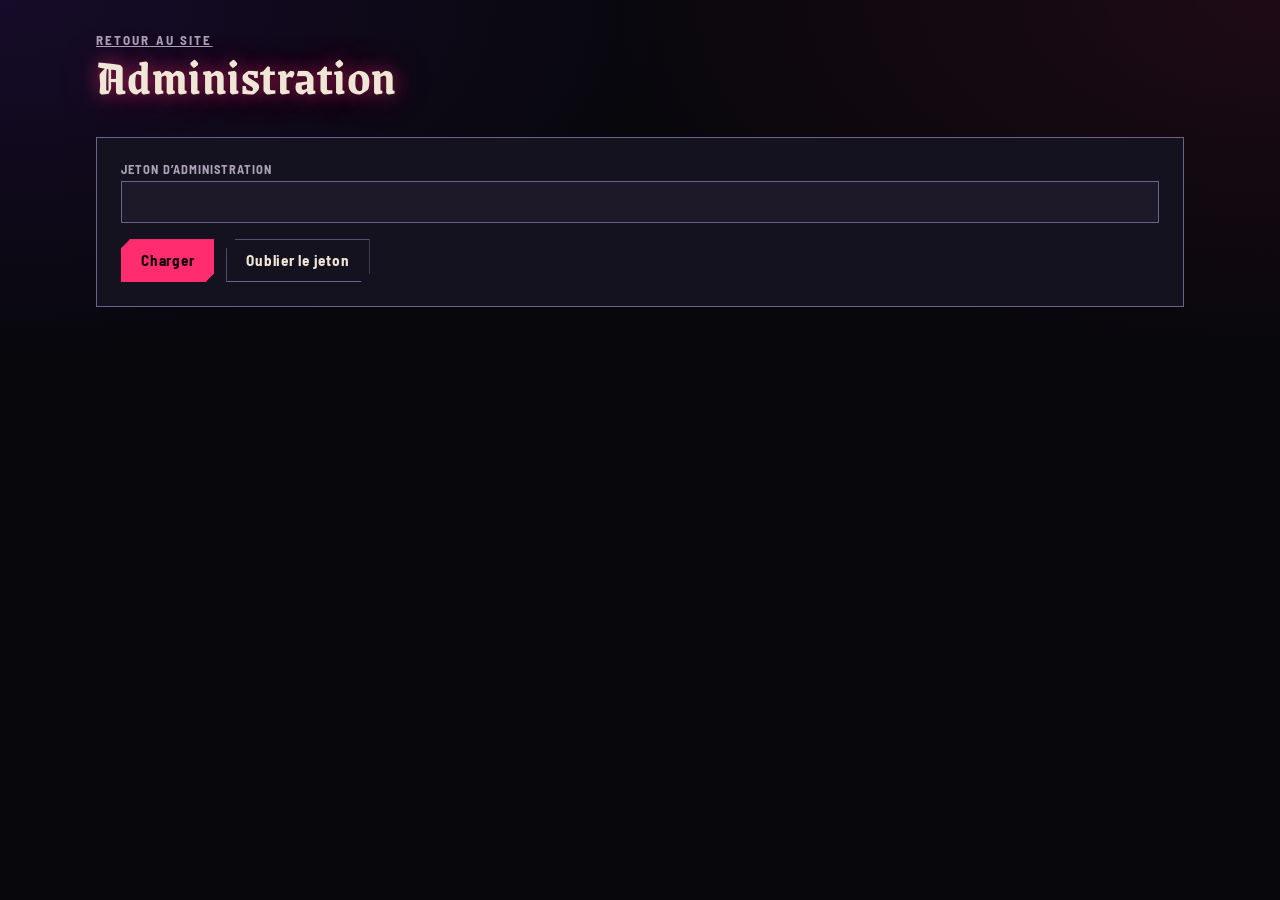
<file: public/admin.html>
<!doctype html>
<html lang="fr">
<head>
<meta charset="utf-8">
<meta name="viewport" content="width=device-width, initial-scale=1">
<title>Administration du site</title>
<meta name="robots" content="noindex, nofollow">
<link rel="icon" href="icone.svg" type="image/svg+xml">
<link rel="stylesheet" href="https://fonts.googleapis.com/css2?family=Alegreya+Sans:wght@400;500;700&family=Barlow+Semi+Condensed:wght@400;500;700&family=Cinzel:wght@500;700&family=EB+Garamond:ital,wght@0,400;0,500;1,400&family=Grenze+Gotisch:wght@500;700&family=Spectral:ital,wght@0,400;0,500;1,400&display=swap">
<link rel="stylesheet" href="site.css">
<script>try { if (localStorage.getItem('ambiance') !== 'aeldran') document.documentElement.dataset.ambiance = 'strahd'; } catch (e) {}</script>
</head>
<body>
<!-- Page de l'auteur du site : relire les idées, lire les bugs, les promesses et les abonnés.
     Tout passe par /api/admin, avec le jeton JETON_ADMIN, gardé le temps de l'onglet. -->
<main class="dedans admin">
  <header>
    <p class="sur"><a href="index.html">Retour au site</a></p>
    <h1>Administration</h1>
  </header>

  <form class="formulaire" id="f-jeton">
    <div class="champ"><label for="jeton">Jeton d’administration</label><input id="jeton" type="password" autocomplete="off" required></div>
    <p class="message" id="etat" role="status" hidden></p>
    <div class="actions">
      <button class="btn btn--fort" type="submit">Charger</button>
      <button class="btn" type="button" id="oublier">Oublier le jeton</button>
    </div>
  </form>

  <section id="s-idees" hidden>
    <h2 class="sous-titre">Idées</h2>
    <div class="defile"><table><thead><tr><th>Reçue</th><th>Outil</th><th>Idée</th><th>De</th><th>Voix</th><th>Statut</th><th></th></tr></thead><tbody></tbody></table></div>
  </section>
  <section id="s-bugs" hidden>
    <h2 class="sous-titre">Bugs</h2>
    <div class="defile"><table><thead><tr><th>Reçu</th><th>Outil</th><th>Version</th><th>Ce qui s’est passé</th><th>Attendu</th><th>De</th><th>Statut</th><th></th></tr></thead><tbody></tbody></table></div>
  </section>
  <section id="s-promesses" hidden>
    <h2 class="sous-titre">Promesses de la cagnotte</h2>
    <div class="defile"><table><thead><tr><th>Reçue</th><th>Prénom</th><th>Palier</th><th>Mot</th><th></th></tr></thead><tbody></tbody></table></div>
  </section>
  <section id="s-abonnes" hidden>
    <h2 class="sous-titre">Abonnés aux nouvelles</h2>
    <div class="defile"><table><thead><tr><th>Depuis</th><th>Courriel</th><th>Sujets</th><th></th></tr></thead><tbody></tbody></table></div>
  </section>
</main>

<script>
(function () {
  'use strict';
  var $ = function (s, r) { return (r || document).querySelector(s); };
  var etat = $('#etat'), champ = $('#jeton');
  var dire = function (texte, genre) { etat.textContent = texte; etat.dataset.etat = genre; etat.hidden = false; };
  try { champ.value = sessionStorage.getItem('jeton-admin') || ''; } catch (e) {}

  function appeler(methode, corps) {
    return fetch('/api/admin', {
      method: methode,
      headers: { authorization: 'Bearer ' + champ.value.trim(), 'content-type': 'application/json' },
      body: corps ? JSON.stringify(corps) : undefined
    }).then(function (r) {
      return r.json().catch(function () { return {}; }).then(function (d) {
        if (!r.ok) throw new Error(d.erreur || 'Erreur ' + r.status);
        return d;
      });
    });
  }

  // Une ligne de tableau : des cellules de texte, puis les boutons d'action.
  function ligne(cellules, table, id, actions) {
    var tr = document.createElement('tr');
    cellules.forEach(function (c) { var td = document.createElement('td'); td.textContent = c === null || c === undefined ? '' : String(c); tr.appendChild(td); });
    var td = document.createElement('td'); td.className = 'actes';
    actions.forEach(function (a) {
      var b = document.createElement('button'); b.type = 'button'; b.className = 'mini'; b.textContent = a[1];
      b.addEventListener('click', function () {
        // Supprimer se confirme d'un second clic sur le même bouton.
        if (a[0] === 'supprimer' && b.dataset.sur !== '1') { b.dataset.sur = '1'; b.textContent = 'Confirmer ?'; return; }
        b.disabled = true;
        appeler('POST', { table: table, id: id, action: a[0] }).then(charger).catch(function (e) { dire(e.message, 'erreur'); b.disabled = false; });
      });
      td.appendChild(b); td.appendChild(document.createTextNode(' '));
    });
    tr.appendChild(td);
    return tr;
  }
  function remplir(section, lignes) {
    var corps = $('tbody', section);
    corps.textContent = '';
    lignes.forEach(function (l) { corps.appendChild(l); });
    section.hidden = false;
  }

  function charger() {
    return appeler('GET').then(function (d) {
      try { sessionStorage.setItem('jeton-admin', champ.value.trim()); } catch (e) {}
      dire(d.idees.filter(function (i) { return i.statut === 'attente'; }).length + ' idée(s) à relire, ' +
        d.bugs.filter(function (b) { return b.statut === 'nouveau'; }).length + ' bug(s) nouveau(x), ' +
        d.promesses.length + ' promesse(s), ' + d.abonnes.length + ' abonné(s).', 'ok');
      remplir($('#s-idees'), d.idees.map(function (i) {
        return ligne([i.cree, i.outil, i.titre + (i.texte ? ' — ' + i.texte : ''), i.auteur, i.voix, i.statut], 'idees', i.id,
          [['publier', 'Publier'], ['refuser', 'Refuser'], ['supprimer', 'Supprimer']]);
      }));
      remplir($('#s-bugs'), d.bugs.map(function (b) {
        return ligne([b.cree, b.outil, b.version, b.texte, b.attendu, b.auteur, b.statut], 'bugs', b.id,
          [b.statut === 'traite' ? ['rouvrir', 'Rouvrir'] : ['traiter', 'Marquer traité'], ['supprimer', 'Supprimer']]);
      }));
      remplir($('#s-promesses'), d.promesses.map(function (p) {
        return ligne([p.cree, p.prenom, p.palier, p.mot], 'promesses', p.id, [['supprimer', 'Supprimer']]);
      }));
      remplir($('#s-abonnes'), d.abonnes.map(function (a) {
        return ligne([a.cree, a.courriel, a.sujets], 'abonnes', a.courriel, [['supprimer', 'Supprimer']]);
      }));
    }).catch(function (e) { dire(e.message, 'erreur'); });
  }

  $('#f-jeton').addEventListener('submit', function (e) { e.preventDefault(); charger(); });
  $('#oublier').addEventListener('click', function () {
    champ.value = '';
    try { sessionStorage.removeItem('jeton-admin'); } catch (e) {}
    ['#s-idees', '#s-bugs', '#s-promesses', '#s-abonnes'].forEach(function (s) { $(s).hidden = true; });
    etat.hidden = true;
  });
  if (champ.value) charger();
})();
</script>
</body>
</html>
</file>
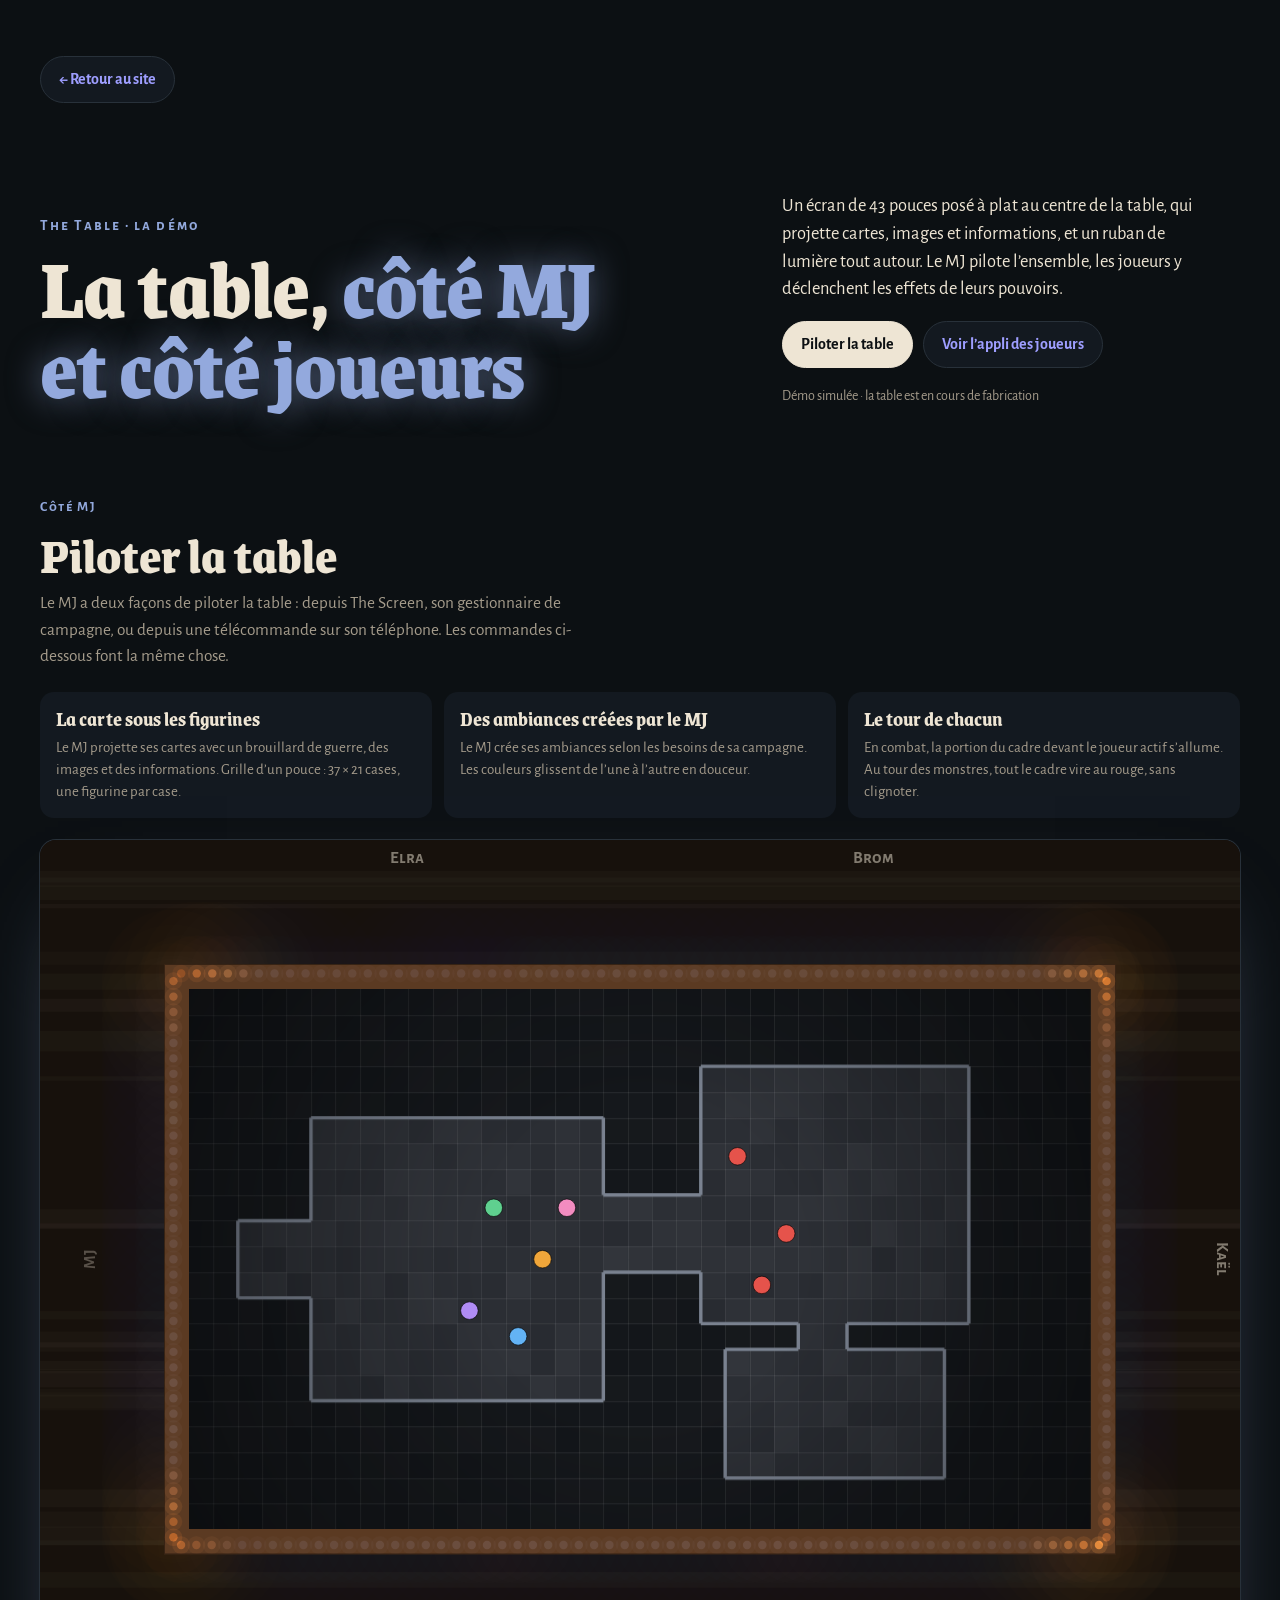
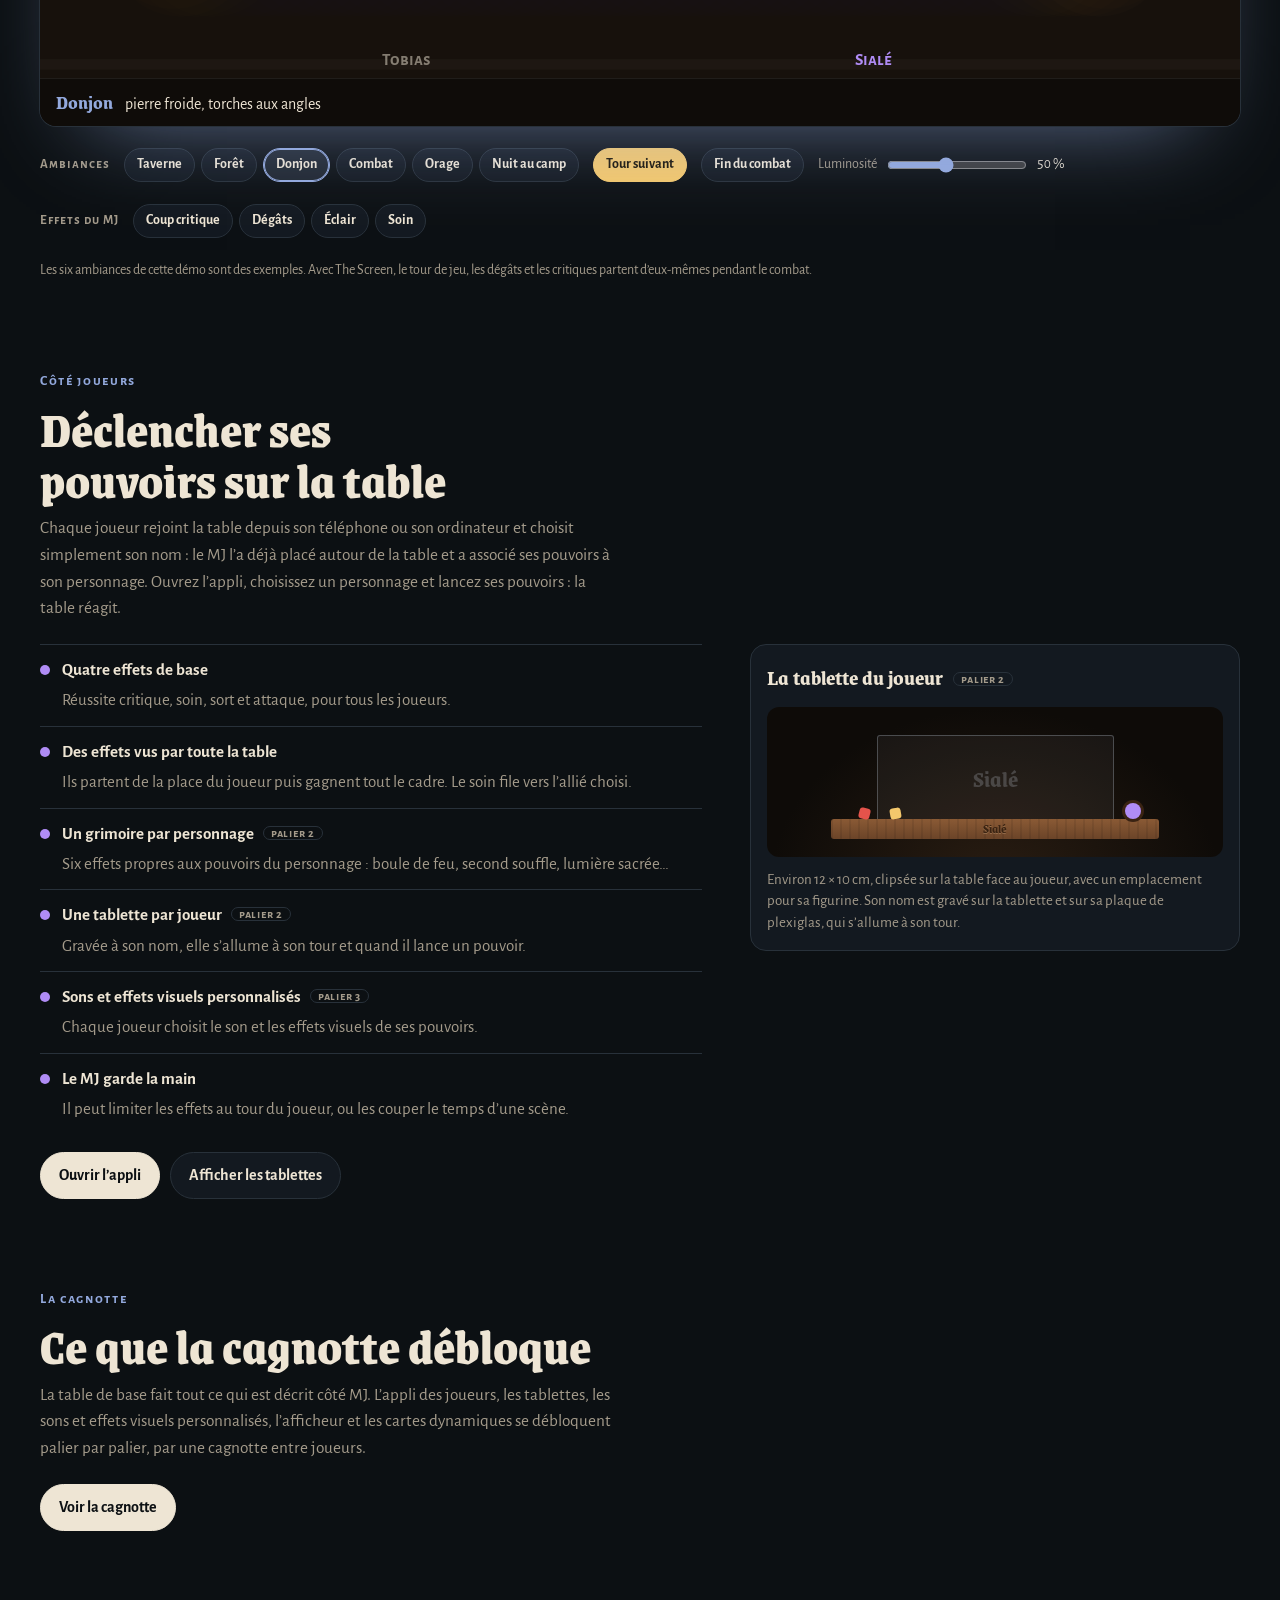
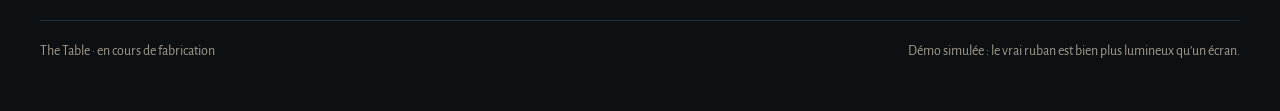
<file: public/the-table.html>
<!doctype html>
<html lang="fr">
<meta charset="utf-8">
<meta name="viewport" content="width=device-width, initial-scale=1">
<title>Démo de The Table</title>
<link rel="preconnect" href="https://fonts.googleapis.com">
<link rel="preconnect" href="https://fonts.gstatic.com" crossorigin>
<link rel="stylesheet" href="https://fonts.googleapis.com/css2?family=Grenze:wght@500;700;800&family=Alegreya+Sans:ital,wght@0,400;0,500;0,700;0,800;1,400&family=Alegreya+Sans+SC:wght@500;700&display=swap">
<style>
@property --scene{syntax:'<color>';inherits:true;initial-value:#93A9DD}
@property --hero{syntax:'<color>';inherits:true;initial-value:#B08CF5}
/* Mise en page : principe de la table, puis le plateau piloté comme par le MJ, puis l'appli joueurs (qui s'ouvre en fenêtre flottante à côté du plateau), puis la cagnotte en paliers. Nuit unique ; l'accent suit l'ambiance, la couleur du personnage colore l'appli. */
:root{
  --bg:#0C1013; --panel:#131920; --panel2:#1A222A; --ink:#EEE5D4; --dim:#A49B8B; --line:#28313A;
  --scene:#93A9DD; --hero:#B08CF5; --gold:#F4C86C; --wood:#6B4428; --wood2:#8A5A35;
  --f-display:"Grenze","Palatino Linotype",Georgia,serif;
  --f-body:"Alegreya Sans","Trebuchet MS",system-ui,sans-serif;
  --f-sc:"Alegreya Sans SC","Alegreya Sans","Trebuchet MS",system-ui,sans-serif;
  --dockw:352px;
  color-scheme:dark;
  transition:--scene 1.2s ease,--hero .8s ease;
}
*{box-sizing:border-box}
[hidden]{display:none!important}
body{margin:0;background:var(--bg);color:var(--ink);font-family:var(--f-body);font-size:17px;line-height:1.55;-webkit-font-smoothing:antialiased}
button,input{font:inherit;color:inherit}
button:focus-visible,input:focus-visible,a:focus-visible{outline:2px solid var(--ink);outline-offset:2px}
p{margin:0}
h1,h2,h3,h4{margin:0;text-wrap:balance}
.page{max-width:1280px;margin:0 auto;padding-inline:clamp(16px,4vw,40px);padding-block:clamp(24px,5vw,56px) 48px;display:flex;flex-direction:column;gap:clamp(48px,7vw,96px);transition:padding .3s}
.btn{border:1px solid var(--line);background:var(--panel);border-radius:999px;padding:10px 18px;font-weight:700;font-size:16px;cursor:pointer;display:inline-flex;align-items:center;gap:8px}
.btn:hover{border-color:var(--dim)}
.btn.primary{background:var(--ink);color:var(--bg);border-color:var(--ink)}
.btn[aria-pressed="true"]{border-color:var(--hero);box-shadow:inset 0 0 0 1px var(--hero)}
.sec{display:flex;flex-direction:column;gap:22px}
.sec-h{display:flex;flex-direction:column;gap:10px;max-width:64ch}
.sec-h .k{font-family:var(--f-sc);font-weight:700;font-size:14px;letter-spacing:.12em;color:var(--scene);transition:color 1.2s}
.sec-h h2{font-family:var(--f-display);font-weight:800;font-size:clamp(2rem,4.6vw,3.2rem);line-height:1}
.sec-h p{color:var(--dim);font-size:1.08rem}

/* En-tête */
.hero{display:grid;grid-template-columns:minmax(0,1.2fr) minmax(0,.8fr);gap:24px 56px;align-items:end}
.brand{font-family:var(--f-sc);font-weight:700;font-size:15px;letter-spacing:.14em;color:var(--scene)}
.hero h1{font-family:var(--f-display);font-weight:800;font-size:clamp(2.6rem,7.4vw,5.4rem);line-height:.92;letter-spacing:-.01em;margin-top:10px}
.hero h1 em{font-style:normal;color:var(--scene);text-shadow:0 0 34px color-mix(in srgb,var(--scene) 55%,transparent)}
.hero-side{display:flex;flex-direction:column;gap:18px}
.lede{font-size:1.15rem;line-height:1.5;max-width:42ch}
.ctas{display:flex;flex-wrap:wrap;gap:10px}
.status{font-size:14px;color:var(--dim)}

/* Principe */
.points{list-style:none;margin:0;padding:0;display:grid;grid-template-columns:repeat(3,minmax(0,1fr));gap:12px}
.points li{background:var(--panel);border-radius:14px;padding:16px;display:flex;flex-direction:column;gap:6px}
.points strong{font-family:var(--f-display);font-weight:700;font-size:1.3rem;line-height:1.1}
.points span{color:var(--dim);font-size:15px;line-height:1.45}

/* Plateau */
.board{position:relative;border-radius:16px;overflow:hidden;background:#140F0B;line-height:0;box-shadow:0 0 0 1px var(--line),0 40px 90px -50px color-mix(in srgb,var(--scene) 70%,transparent)}
#cv{display:block;width:100%}
.cap{line-height:1.35;background:#0F0C09;border-top:1px solid rgba(255,255,255,.07);padding:10px 16px;display:flex;flex-wrap:wrap;gap:6px 12px;align-items:baseline;font-size:16px;min-height:46px}
.cap b{font-family:var(--f-display);font-weight:700;font-size:20px;color:var(--scene);white-space:nowrap;transition:color 1.2s}
.cap em{margin-left:auto;font-style:normal;font-family:var(--f-sc);font-weight:700;font-size:14px;letter-spacing:.06em;color:var(--gold);white-space:nowrap;border:1px solid rgba(244,200,108,.5);border-radius:999px;padding:2px 10px;align-self:center}
.cap em.red{color:#FF8A80;border-color:rgba(229,83,75,.6)}
.gm{display:flex;flex-wrap:wrap;align-items:center;gap:10px 14px}
.gm>span{font-family:var(--f-sc);font-weight:700;font-size:13px;letter-spacing:.08em;color:var(--dim)}
.chips{display:flex;flex-wrap:wrap;gap:6px}
.chip{border:1px solid var(--line);background:var(--panel);border-radius:999px;padding:5px 12px;font-weight:700;font-size:14px;cursor:pointer}
.chip[aria-pressed="true"]{border-color:var(--scene);box-shadow:inset 0 0 0 1px var(--scene);background:color-mix(in srgb,var(--scene) 14%,transparent)}
.chip.turn{background:var(--gold);color:#1A1406;border-color:var(--gold)}
.lum{display:flex;align-items:center;gap:8px;font-size:14px;color:var(--dim)}
.lum input{accent-color:var(--scene);width:140px}
.lum output{font-variant-numeric:tabular-nums;min-width:3.2em;color:var(--ink)}

/* Appli : présentation */
.app-intro{display:grid;grid-template-columns:minmax(0,1.15fr) minmax(0,.85fr);gap:24px 48px;align-items:start}
.feat{list-style:none;margin:0;padding:0;display:flex;flex-direction:column;gap:0}
.feat li{display:grid;grid-template-columns:10px minmax(0,1fr);gap:4px 12px;padding-block:12px;border-top:1px solid var(--line)}
.feat li::before{content:"";grid-row:span 2;width:10px;height:10px;border-radius:50%;margin-top:8px;background:var(--hero);transition:background .8s}
.feat b{font-weight:700}
.feat span{color:var(--dim)}
.lvl{font-style:normal;font-family:var(--f-sc);font-weight:700;font-size:12px;letter-spacing:.06em;border:1px solid var(--line);color:var(--dim);border-radius:999px;padding:0 7px;margin-left:6px;white-space:nowrap;vertical-align:2px}
.tab-card{background:var(--panel);border:1px solid var(--line);border-radius:16px;padding:16px;display:flex;flex-direction:column;gap:12px}
.tab-card h3{font-family:var(--f-display);font-weight:700;font-size:1.35rem}
.tab-card p{color:var(--dim);font-size:15px;line-height:1.45}
.viz{height:150px;border-radius:12px;background:radial-gradient(ellipse at 50% 120%,#2a1d12,#0E0B08 70%);position:relative;overflow:hidden}
.plexi{position:absolute;left:24%;right:24%;bottom:36px;height:86px;border-radius:3px 3px 0 0;background:rgba(220,235,255,.05);border:1px solid rgba(220,235,255,.25);border-bottom:0;display:grid;place-items:center;font-family:var(--f-display);font-weight:700;font-size:24px;color:rgba(230,240,255,.2);transition:color .4s,box-shadow .4s,text-shadow .4s,border-color .4s}
.plexi.lit{color:#fff;text-shadow:0 0 6px var(--hero),0 0 18px var(--hero);box-shadow:inset 0 -26px 40px -14px var(--hero),0 0 26px -6px var(--hero);border-color:color-mix(in srgb,var(--hero) 70%,white)}
.shelf{position:absolute;left:14%;right:14%;bottom:18px;height:20px;border-radius:3px;background:repeating-linear-gradient(90deg,rgba(0,0,0,.08) 0 2px,transparent 2px 9px),linear-gradient(180deg,var(--wood2),var(--wood));display:grid;place-items:center;font-family:var(--f-display);font-weight:700;font-size:13px;color:#3A2312;text-shadow:0 1px 0 rgba(255,220,170,.25)}
.mini-fig{position:absolute;bottom:38px;right:18%;width:16px;height:16px;border-radius:50%;background:var(--hero);box-shadow:0 0 0 3px #3A2312}
.dice{position:absolute;bottom:38px;width:11px;height:11px;border-radius:3px}

/* Fenêtre flottante de l'appli */
.dock{position:fixed;z-index:30;right:24px;top:50%;transform:translateY(-50%);display:flex;flex-direction:column;gap:8px;align-items:flex-end}
.dock-bar{display:flex;gap:6px;align-items:center}
.seg{display:inline-grid;grid-auto-flow:column;background:#1A222A;border-radius:10px;padding:3px;gap:3px}
.seg button{border:0;background:transparent;border-radius:7px;padding:5px 10px;font-size:13px;font-weight:700;cursor:pointer;color:var(--dim)}
.seg button[aria-pressed="true"]{background:var(--ink);color:var(--bg)}
.close{width:34px;height:34px;border-radius:50%;border:1px solid var(--line);background:var(--panel);cursor:pointer;font-size:18px;line-height:1}
.device{background:#050607;box-shadow:0 0 0 1px #2a3138,0 30px 80px -20px rgba(0,0,0,.95),0 0 110px -40px var(--hero);overflow:hidden;display:flex;flex-direction:column}
.device.phone{width:340px;height:min(690px,calc(100vh - 90px));border-radius:46px;padding:10px}
.device.pc{width:600px;height:min(540px,calc(100vh - 90px));border-radius:12px;padding:0}
.device.buzz{animation:buzz .45s linear 2}
@keyframes buzz{0%,100%{translate:0}25%{translate:-3px 0}75%{translate:3px 0}}
.screen{flex:1;min-height:0;background:#0F1419;display:flex;flex-direction:column;position:relative;overflow:hidden}
.device.phone .screen{border-radius:36px}
.sbar{display:flex;justify-content:space-between;align-items:center;padding:12px 22px 4px;font-size:14px;font-weight:700}
.sbar .notch{width:92px;height:22px;border-radius:14px;background:#050607}
.batt{width:22px;height:11px;border:1.5px solid var(--ink);border-radius:3px;padding:1px}.batt i{display:block;height:100%;width:72%;background:var(--ink);border-radius:1px}
.chrome{display:flex;align-items:center;gap:10px;padding:10px 12px;background:#1A2027;border-bottom:1px solid var(--line)}
.chrome i{width:10px;height:10px;border-radius:50%;background:#3A424B}
.chrome span{flex:1;background:#0F1419;border-radius:6px;padding:3px 10px;font-size:13px;color:var(--dim)}
.device.phone .chrome{display:none}
.device.pc .sbar{display:none}
.appbar{display:flex;align-items:center;justify-content:space-between;padding:8px 16px 10px;gap:8px}
.logo{display:flex;align-items:center;gap:8px;font-family:var(--f-display);font-weight:700;font-size:20px}
.logo svg{width:22px;height:22px}
.pill{font-size:13px;border:1px solid var(--line);border-radius:999px;padding:3px 9px;display:flex;align-items:center;gap:6px;white-space:nowrap}
.pill i{width:8px;height:8px;border-radius:50%;background:var(--hero)}
.app{flex:1;min-height:0;overflow-y:auto;padding:4px 16px 18px;scrollbar-width:none;display:grid;grid-template-columns:minmax(0,1fr);gap:14px;align-content:start}
.app::-webkit-scrollbar{display:none}
.device.pc .app{grid-template-columns:minmax(0,1fr) minmax(0,1fr);gap:14px 20px;padding:12px 18px 18px}
.col{display:flex;flex-direction:column;gap:12px;min-width:0}
.app h4{font-family:var(--f-sc);font-weight:700;font-size:13px;letter-spacing:.09em;color:var(--dim)}
.banner{border-radius:14px;padding:10px 14px;background:color-mix(in srgb,var(--gold) 18%,#0F1419);border:1px solid var(--gold);color:var(--gold);font-weight:800;text-align:center}
.names{display:flex;flex-wrap:wrap;gap:6px}
.names button{border:1px solid var(--line);background:#151C23;border-radius:999px;padding:4px 10px 4px 5px;font-size:14px;font-weight:700;cursor:pointer;display:inline-flex;align-items:center;gap:6px}
.names button i{width:16px;height:16px;border-radius:50%}
.names button[aria-pressed="true"]{border-color:var(--hero);box-shadow:inset 0 0 0 1px var(--hero)}
.hint{font-size:13px;color:var(--dim);line-height:1.4}
.fxg{display:grid;grid-template-columns:repeat(2,minmax(0,1fr));gap:8px}
.fxb{border:1px solid var(--line);background:#151C23;border-radius:12px;padding:10px;cursor:pointer;display:flex;align-items:flex-start;gap:8px;text-align:left;line-height:1.2}
.fxb i{width:10px;height:10px;border-radius:50%;flex:none;margin-top:3px}
.fxb b{display:block;font-size:14px}
.fxb small{display:block;font-size:12px;color:var(--dim);margin-top:2px}
.target{border:1px solid var(--hero);border-radius:12px;padding:10px;display:flex;flex-direction:column;gap:8px;background:color-mix(in srgb,var(--hero) 8%,#0F1419)}
.target .names button{background:#0F1419}
.grim{display:grid;grid-template-columns:minmax(0,1fr);gap:6px}
.spell{border:1px solid var(--line);border-radius:12px;padding:7px 10px;cursor:pointer;display:flex;align-items:center;gap:10px;background:#151C23;text-align:left}
.spell i{width:28px;height:28px;border-radius:8px;flex:none;box-shadow:inset 0 0 0 1px rgba(255,255,255,.15)}
.spell span{display:flex;flex-direction:column;line-height:1.2;min-width:0}
.spell strong{font-size:14px}
.spell small{font-size:12px;color:var(--dim)}
.row{display:flex;justify-content:space-between;align-items:center;gap:10px;font-size:14px}
.switch{width:44px;height:26px;border-radius:999px;border:0;background:#2B343D;position:relative;cursor:pointer;flex:none;transition:background .25s}
.switch i{position:absolute;top:3px;left:3px;width:20px;height:20px;border-radius:50%;background:var(--ink);transition:transform .25s}
.switch[aria-checked="true"]{background:var(--hero)}
.switch[aria-checked="true"] i{transform:translateX(18px)}
.toast{position:absolute;top:70px;left:50%;transform:translate(-50%,-6px);background:var(--ink);color:var(--bg);font-weight:800;font-size:14px;border-radius:999px;padding:7px 14px;opacity:0;pointer-events:none;transition:opacity .25s,transform .25s;white-space:nowrap;z-index:2}
.toast.show{opacity:1;transform:translate(-50%,0)}

/* Paliers */
.ladder{list-style:none;margin:0;padding:0;display:flex;flex-direction:column}
.rung{display:grid;grid-template-columns:76px minmax(0,1fr) auto;gap:6px 22px;align-items:start;padding-block:24px;border-top:1px solid var(--line)}
.rung .n{font-family:var(--f-display);font-weight:800;font-size:3.4rem;line-height:.85;color:var(--scene);transition:color 1.2s}
.rung h3{font-family:var(--f-display);font-weight:700;font-size:1.6rem;line-height:1.1}
.rung p{color:var(--dim);max-width:62ch;margin-top:6px}
.rung .side{display:flex;flex-direction:column;align-items:flex-end;gap:8px}
.amount{font-family:var(--f-display);font-weight:800;font-size:1.8rem;line-height:1;white-space:nowrap}
.cond{font-size:14px;color:var(--gold);border:1px solid rgba(244,200,108,.45);border-radius:10px;padding:4px 10px;max-width:30ch;text-align:right;line-height:1.35}
.see{border:0;background:transparent;padding:0;cursor:pointer;font-weight:800;color:var(--scene);transition:color 1.2s;white-space:nowrap}
.see:hover{text-decoration:underline;text-underline-offset:4px}
.prov{font-size:14px;color:var(--dim)}
.disp{margin-top:12px;border-radius:10px;background:#07090B;border:1px solid #222A31;padding:10px 12px;font-size:13px;display:flex;flex-direction:column;gap:8px;max-width:520px}
.disp .ord{display:flex;flex-wrap:wrap;gap:6px;align-items:center;color:var(--dim)}
.disp .ord b{color:var(--ink);font-weight:700}
.disp .ord b.now{color:var(--gold)}
.disp .hp{display:grid;grid-template-columns:repeat(5,minmax(0,1fr));gap:8px}
.disp .hp span{display:flex;flex-direction:column;gap:3px;color:var(--dim);font-size:12px}
.disp .hp i{height:5px;border-radius:3px;background:#2B343D;position:relative;overflow:hidden}
.disp .hp i::after{content:"";position:absolute;inset:0 auto 0 0;width:var(--v);background:#5FD08F}
.how{display:grid;grid-template-columns:repeat(3,minmax(0,1fr));gap:12px;list-style:none;margin:0;padding:0}
.how li{background:var(--panel);border-radius:14px;padding:16px;display:flex;flex-direction:column;gap:6px}
.how strong{font-family:var(--f-display);font-size:1.3rem;font-weight:700}
.how span{color:var(--dim);font-size:15px;line-height:1.45}
footer{border-top:1px solid var(--line);padding-top:20px;color:var(--dim);font-size:14px;display:flex;flex-wrap:wrap;justify-content:space-between;gap:8px 24px}

body.app-open .page{padding-right:calc(var(--dockw) + 64px)}
@media (max-width:1000px){
  .hero,.app-intro{grid-template-columns:minmax(0,1fr);align-items:start}
  .points,.how{grid-template-columns:minmax(0,1fr)}
}
@media (max-width:900px){
  .dock{left:0;right:0;bottom:0;top:auto;transform:none;align-items:stretch;gap:0}
  .dock-bar{justify-content:flex-end;padding:6px 10px;background:rgba(12,16,19,.92)}
  .dock-bar .seg{display:none}
  .device.phone,.device.pc{width:100%;height:56vh;border-radius:20px 20px 0 0;padding:6px 6px 0}
  .device.phone .screen{border-radius:16px 16px 0 0}
  .device .sbar{display:none}
  body.app-open .page{padding-right:clamp(16px,4vw,40px);padding-bottom:62vh}
  body.app-open .board{position:sticky;top:env(safe-area-inset-top,0px);z-index:4}
}
@media (max-width:720px){
  .rung{grid-template-columns:52px minmax(0,1fr)}
  .rung .n{font-size:2.6rem}
  .rung .side{grid-column:2;align-items:flex-start}
  .cond{text-align:left}
  .cap{font-size:14px;padding:8px 10px}
  .cap b{font-size:16px}
}
@media (prefers-reduced-motion: reduce){
  :root{transition:none}
  .device.buzz{animation:none}
  .page{transition:none}
}
</style>

<div class="page">
  <a class="btn" href="index.html" style="align-self:flex-start;text-decoration:none">← Retour au site</a>
  <header class="hero">
    <div>
      <span class="brand">The Table · la démo</span>
      <h1>La table, <em>côté MJ et côté joueurs</em></h1>
    </div>
    <div class="hero-side">
      <p class="lede">Un écran de 43 pouces posé à plat au centre de la table, qui projette cartes, images et informations, et un ruban de lumière tout autour. Le MJ pilote l’ensemble, les joueurs y déclenchent les effets de leurs pouvoirs.</p>
      <div class="ctas">
        <button class="btn primary" type="button" id="go-table">Piloter la table</button>
        <a class="btn" href="#appli" style="text-decoration:none">Voir l’appli des joueurs</a>
      </div>
      <p class="status">Démo simulée · la table est en cours de fabrication</p>
    </div>
  </header>

  <section class="sec" id="table" aria-labelledby="tb-h">
    <div class="sec-h">
      <span class="k">Côté MJ</span>
      <h2 id="tb-h">Piloter la table</h2>
      <p>Le MJ a deux façons de piloter la table : depuis The Screen, son gestionnaire de campagne, ou depuis une télécommande sur son téléphone. Les commandes ci-dessous font la même chose.</p>
    </div>
    <ul class="points">
      <li><strong>La carte sous les figurines</strong><span>Le MJ projette ses cartes avec un brouillard de guerre, des images et des informations. Grille d’un pouce : 37 × 21 cases, une figurine par case.</span></li>
      <li><strong>Des ambiances créées par le MJ</strong><span>Le MJ crée ses ambiances selon les besoins de sa campagne. Les couleurs glissent de l’une à l’autre en douceur.</span></li>
      <li><strong>Le tour de chacun</strong><span>En combat, la portion du cadre devant le joueur actif s’allume. Au tour des monstres, tout le cadre vire au rouge, sans clignoter.</span></li>
    </ul>
    <div class="board" id="board">
      <canvas id="cv" role="img" aria-label="La table vue de dessus"></canvas>
      <div class="cap" aria-live="polite"><b id="cap-t">Donjon</b><span id="cap-x">pierre froide, torches aux angles</span><em id="cap-turn" hidden></em></div>
    </div>
    <div class="gm" aria-label="Commandes du MJ : ambiances et tour de jeu">
      <span>Ambiances</span>
      <div class="chips" id="scenes"></div>
      <button type="button" class="chip turn" id="next">Tour suivant</button>
      <button type="button" class="chip" id="end">Fin du combat</button>
      <label class="lum" for="bright">Luminosité <input type="range" id="bright" min="15" max="100" value="50"><output id="bright-out" for="bright">50 %</output></label>
    </div>
    <div class="gm" aria-label="Commandes du MJ : effets">
      <span>Effets du MJ</span>
      <div class="chips">
        <button type="button" class="chip" data-mjfx="crit">Coup critique</button>
        <button type="button" class="chip" data-mjfx="dmg">Dégâts</button>
        <button type="button" class="chip" data-mjfx="bolt">Éclair</button>
        <button type="button" class="chip" data-mjfx="heal">Soin</button>
      </div>
    </div>
    <p class="prov">Les six ambiances de cette démo sont des exemples. Avec The Screen, le tour de jeu, les dégâts et les critiques partent d’eux-mêmes pendant le combat.</p>
  </section>

  <section class="sec" id="appli" aria-labelledby="ap-h">
    <div class="sec-h">
      <span class="k">Côté joueurs</span>
      <h2 id="ap-h">Déclencher ses pouvoirs sur la table</h2>
      <p>Chaque joueur rejoint la table depuis son téléphone ou son ordinateur et choisit simplement son nom : le MJ l’a déjà placé autour de la table et a associé ses pouvoirs à son personnage. Ouvrez l’appli, choisissez un personnage et lancez ses pouvoirs : la table réagit.</p>
    </div>
    <div class="app-intro">
      <div style="display:flex;flex-direction:column;gap:18px;min-width:0">
        <ul class="feat">
          <li><b>Quatre effets de base</b><span>Réussite critique, soin, sort et attaque, pour tous les joueurs.</span></li>
          <li><b>Des effets vus par toute la table</b><span>Ils partent de la place du joueur puis gagnent tout le cadre. Le soin file vers l’allié choisi.</span></li>
          <li><b>Un grimoire par personnage <em class="lvl">palier 2</em></b><span>Six effets propres aux pouvoirs du personnage : boule de feu, second souffle, lumière sacrée…</span></li>
          <li><b>Une tablette par joueur <em class="lvl">palier 2</em></b><span>Gravée à son nom, elle s’allume à son tour et quand il lance un pouvoir.</span></li>
          <li><b>Sons et effets visuels personnalisés <em class="lvl">palier 3</em></b><span>Chaque joueur choisit le son et les effets visuels de ses pouvoirs.</span></li>
          <li><b>Le MJ garde la main</b><span>Il peut limiter les effets au tour du joueur, ou les couper le temps d’une scène.</span></li>
        </ul>
        <div class="ctas">
          <button class="btn primary" type="button" id="open-app">Ouvrir l’appli</button>
          <button class="btn" type="button" id="tablets-btn" aria-pressed="false">Afficher les tablettes</button>
        </div>
      </div>
      <div class="tab-card">
        <h3>La tablette du joueur <em class="lvl">palier 2</em></h3>
        <div class="viz"><div class="plexi" id="plexi">Sialé</div><div class="shelf" id="shelf-name">Sialé</div><span class="mini-fig"></span><span class="dice" style="left:20%;background:#E5534B;transform:rotate(14deg)"></span><span class="dice" style="left:27%;background:#F4C86C;transform:rotate(-10deg)"></span></div>
        <p>Environ 12 × 10 cm, clipsée sur la table face au joueur, avec un emplacement pour sa figurine. Son nom est gravé sur la tablette et sur sa plaque de plexiglas, qui s’allume à son tour.</p>
      </div>
    </div>
  </section>

  <section class="sec" aria-labelledby="cg-h">
    <div class="sec-h">
      <span class="k">La cagnotte</span>
      <h2 id="cg-h">Ce que la cagnotte débloque</h2>
      <p>La table de base fait tout ce qui est décrit côté MJ. L’appli des joueurs, les tablettes, les sons et effets visuels personnalisés, l’afficheur et les cartes dynamiques se débloquent palier par palier, par une cagnotte entre joueurs.</p>
    </div>
    <div class="ctas"><a class="btn primary" href="cagnotte.html" style="text-decoration:none">Voir la cagnotte</a></div>
    <ol id="ladder" hidden></ol>
  </section>

  <footer>
    <span>The Table · en cours de fabrication</span>
    <span>Démo simulée : le vrai ruban est bien plus lumineux qu’un écran.</span>
  </footer>
</div>

<div class="dock" id="dock" role="dialog" aria-label="Appli joueur" hidden>
  <div class="dock-bar">
    <div class="seg" id="mode" aria-label="Affichage"><button type="button" data-v="phone" aria-pressed="true">Téléphone</button><button type="button" data-v="pc" aria-pressed="false">Ordinateur</button></div>
    <button type="button" class="close" id="close-app" aria-label="Fermer l’appli">×</button>
  </div>
  <div class="device phone" id="device">
    <div class="screen">
      <div class="sbar"><span>21:42</span><span class="notch" aria-hidden="true"></span><span class="batt" aria-hidden="true"><i></i></span></div>
      <div class="chrome" aria-hidden="true"><i></i><i></i><i></i><span>the-table.local/joueur</span></div>
      <div class="appbar">
        <span class="logo"><svg viewBox="0 0 24 24" aria-hidden="true"><path d="M12 2 21 7v10l-9 5-9-5V7z" fill="none" stroke="currentColor" stroke-width="1.8" stroke-linejoin="round"/><path d="M12 2v6m0 0 9-1m-9 1L3 7m9 1-6 9h12z" fill="none" stroke="currentColor" stroke-width="1.4" stroke-linejoin="round"/></svg>Ma table</span>
        <span class="pill"><i></i><span id="who">Sialé</span></span>
      </div>
      <div class="toast" id="toast" role="status" aria-live="polite"></div>
      <div class="app">
        <div class="col">
          <div class="banner" id="banner" hidden>C’est ton tour !</div>
          <h4>Qui es-tu ?</h4>
          <div class="names" id="names"></div>
          <p class="hint" id="seat-info"></p>
          <h4>Effets de base</h4>
          <div class="fxg" id="base"></div>
          <div class="target" id="target" hidden><span class="hint" id="target-q">Vers qui ?</span><div class="names" id="target-list"></div><button type="button" class="see" id="target-cancel" style="align-self:flex-start;color:var(--dim)">Annuler</button></div>
          <div class="row"><span>Son des pouvoirs <em class="lvl">palier 3</em></span><button type="button" class="switch" id="snd" role="switch" aria-checked="false" aria-label="Son des pouvoirs"><i></i></button></div>
        </div>
        <div class="col">
          <h4><span id="grim-h">Grimoire</span> <em class="lvl">palier 2</em></h4>
          <div class="grim" id="grim"></div>
          <p class="hint">Ton MJ peut limiter les effets à ton tour, ou les couper le temps d’une scène.</p>
        </div>
      </div>
    </div>
  </div>
</div>

<script>
(function(){
'use strict';
var $=function(s){return document.querySelector(s);};
var $$=function(s){return Array.prototype.slice.call(document.querySelectorAll(s));};
var reduce=window.matchMedia&&window.matchMedia('(prefers-reduced-motion: reduce)').matches;

/* ---------- couleurs et bruit ---------- */
var hx=function(x){var v=Math.sin(x*127.1+311.7)*43758.5453;return v-Math.floor(v);};
var noise=function(x){var i=Math.floor(x),f=x-i,u=f*f*(3-2*f);return hx(i)*(1-u)+hx(i+1)*u;};
var C=function(h){return [parseInt(h.slice(1,3),16),parseInt(h.slice(3,5),16),parseInt(h.slice(5,7),16)];};
var mix=function(a,b,t){t=t<0?0:t>1?1:t;return [a[0]+(b[0]-a[0])*t,a[1]+(b[1]-a[1])*t,a[2]+(b[2]-a[2])*t];};
var mul=function(c,k){return [c[0]*k,c[1]*k,c[2]*k];};
var grad=function(p,t){return t<0.5?mix(p[0],p[1],t*2):mix(p[1],p[2],(t-0.5)*2);};

/* ---------- ruban : 195 pixels, sens horaire depuis l'angle haut-gauche ---------- */
var SIDES=[60,37,61,37],PX=[];
SIDES.forEach(function(n,s){for(var j=0;j<n;j++)PX.push({s:s,u:(j+0.5)/n,i:PX.length});});
var N=PX.length,CORNERS=[0,60,97,158];
var cornerDist=function(i){var m=1e9;for(var k=0;k<4;k++){var d=Math.abs(i-CORNERS[k]);d=Math.min(d,N-d);if(d<m)m=d;}return m;};
var cdist=function(i,j){var d=Math.abs(i-j);return Math.min(d,N-d);};
var fwd=function(from,i,dir){var d=(i-from)*dir;return ((d%N)+N)%N;};

var FLAME=['#8B2E00','#FF7A1A','#FFB347'].map(C);
var env=function(dt,r,h,f){if(dt<r){var x=dt/r;return x*x*(3-2*x);}dt-=r;if(dt<h)return 1;var y=Math.min(1,(dt-h)/f);return 1-y*y*(3-2*y);};
// Valeur lissée le long du ruban qui évolue SUR PLACE : chaque point d'ancrage a sa propre horloge, rien ne défile autour du cadre.
var field=function(i,t,sp,speed,seed){var M=Math.max(3,Math.round(N/sp)),x=i/N*M,k=Math.floor(x),f=x-k,u=f*f*(3-2*f);var a=noise(t*speed+hx(k*17.31+seed)*997),b=noise(t*speed+hx(((k+1)%M)*17.31+seed)*997);return a*(1-u)+b*u;};
var flick=function(i,t,speed){return noise(t*speed+hx(i*3.71+0.5)*613);};
var flame=function(i,t,pal,sp){var n=0.62*field(i,t,4,1.2*sp,11)+0.38*flick(i,t,5.5*sp);return mul(grad(pal,n),0.38+0.62*n);};
// Éclair : trois coups rapides puis une rémanence ; plein sur un côté, il déborde sur les côtés voisins.
var bolt=function(p,dt,side,hit){var w=p.s===side?1:(Math.abs(p.s-side)===2?0.12:0.42);var e=Math.exp(-dt*28)+0.75*(dt>0.11?Math.exp(-(dt-0.11)*30):0)+(dt>0.27?Math.exp(-(dt-0.27)*12):0)+0.3*Math.exp(-dt*3.5);var d=Math.abs(p.u-hit);return Math.min(1,e*w*(0.6+0.4*Math.exp(-d*d*10)));};
var SCENES=[
 {id:'taverne',name:'Taverne',effect:'lueur ambrée qui respire sur place, bougies qui vacillent',mood:'feu de cheminée, bougies',sub:'feu de cheminée, bougies',accent:'#FFA94D',pal:['#6E2A05','#E07A22','#FFC870'],
  f:function(p,t){var b=field(p.i,t,8,0.3,1),fl=flick(p.i,t,4);var c=mix(this.P[0],this.P[1],0.3+0.55*b);if(p.i%26<2)c=mix(c,this.P[2],0.75*(0.65+0.35*flick(p.i,t,7)));return mul(c,0.52+0.28*b+0.14*(fl-0.5));}},
 {id:'foret',name:'Forêt',effect:'verts qui ondulent sur place, rayons de soleil ponctuels',mood:'feuillage, lumière filtrée',sub:'lumière filtrée par les feuilles',accent:'#86D063',pal:['#0E4A22','#5DB043','#F2DE7A'],
  f:function(p,t){var c=mix(this.P[0],this.P[1],field(p.i,t,9,0.25,5));var r=field(p.i,t,16,0.12,6);if(r>0.68)c=mix(c,this.P[2],(r-0.68)*2.4);return mul(c,0.75);}},
 {id:'donjon',name:'Donjon',effect:'pierre froide, torches qui vacillent aux angles',mood:'pierre humide, torches',sub:'pierre froide, torches aux angles',accent:'#93A9DD',pal:['#26324F','#5B6B8C','#FF8A2A'],
  f:function(p,t){var d=cornerDist(p.i);var c=mul(mix(this.P[0],this.P[1],field(p.i,t,10,0.15,7)*0.5),0.45);if(d<5)c=mix(c,flame(p.i,t,FLAME,1.3),1-d/5);return c;}},
 {id:'combat',name:'Combat',effect:'rouge profond qui gonfle et retombe (~5 s), sans clignoter',mood:'tension tenable sur 3 h',sub:'un rouge profond qui respire',accent:'#F0544A',pal:['#4A0503','#FF2416','#FF7A3D'],
  f:function(p,t){var b=field(p.i,t,10,0.3,3);return mul(mix(this.P[0],this.P[1],0.45+0.5*b),0.58+0.22*b+0.14*Math.sin(t*1.25));}},
 {id:'orage',name:'Orage',effect:'nuit bleue, éclairs en plusieurs coups qui débordent sur les côtés voisins',mood:'tempête',sub:'des éclairs qui frappent la table',accent:'#A9C1FF',pal:['#060C22','#22356E','#EEF4FF'],
  f:function(p,t){var c=mul(mix(this.P[0],this.P[1],field(p.i,t,9,0.22,4)),0.55);var a=0;for(var j=0;j<2;j++){var L=1.15,k=Math.floor(t/L)-j;if(hx(k*5.13)>0.55)continue;var dt=t-(k*L+hx(k*2.71)*0.5);if(dt<0||dt>1.3)continue;a=Math.max(a,bolt(p,dt,Math.floor(hx(k*9.31)*4),hx(k*6.6)));}return mix(c,this.P[2],a);}},
 {id:'ocean',name:'Océan',effect:'houle qui monte et redescend, écume',mood:'mer, navire',sub:'la houle monte et redescend',accent:'#3CCBE3',pal:['#0B3D91','#22B8CF','#E6FBFF'],
  f:function(p,t){var x=p.i/N*6.2832*5;var v=0.5+0.32*Math.sin(x+0.8*Math.sin(t*0.35))*Math.sin(t*0.8+p.s)+0.22*(field(p.i,t,8,0.3,8)-0.5);var c=mix(this.P[0],this.P[1],v);if(v>0.8)c=mix(c,this.P[2],(v-0.8)*3.5);return mul(c,0.8);}},
 {id:'arcane',name:'Arcane',effect:'violets qui ondoient, étincelles',mood:'magie',sub:'étincelles de magie',accent:'#CA74F2',pal:['#3B1466','#B23BD6','#FFFFFF'],
  f:function(p,t){var c=mul(mix(this.P[0],this.P[1],field(p.i,t,8,0.4,9)),0.75);if(hx(p.i*13.7+Math.floor(t*10))>0.985)c=mix(c,this.P[2],0.6+0.4*hx(p.i+Math.floor(t*10)));return c;}},
 {id:'volcan',name:'Volcan',effect:'magma sombre, éruptions qui jaillissent puis refroidissent',mood:'lave, enfers',sub:'des éruptions qui jaillissent',accent:'#FF6A2A',pal:['#1E0300','#B32000','#FFD24A'],
  f:function(p,t){var m=field(p.i,t,14,0.16,2);var c=mul(mix(this.P[0],this.P[1],0.2+0.65*m),0.35+0.4*m);for(var j=0;j<3;j++){var L=1.4,k=Math.floor(t/L)-j,dt=t-(k*L+hx(k*3.3)*0.7);if(dt<0||dt>3.2)continue;var ctr=Math.floor(hx(k*7.17)*N),d=Math.abs(p.i-ctr);d=Math.min(d,N-d);var a=env(dt,0.35,0.25,2.4)*Math.exp(-Math.pow(d/(3+dt*2.2),2));c=mix(c,dt<0.8?this.P[2]:mix(this.P[2],[255,106,26],Math.min(1,(dt-0.8)/1.5)),a);}return c;}},
 {id:'camp',name:'Nuit au camp',effect:'nuit très douce, feu de camp sur un côté',mood:'bivouac',sub:'un feu de camp sous les étoiles',accent:'#F2B45A',pal:['#0A1E4A','#FF7A1A','#FFB347'],
  f:function(p,t){if(p.s===2&&p.u>0.35&&p.u<0.65){var e=1-Math.abs(p.u-0.5)/0.15;return mul(flame(p.i,t,FLAME,1.2),0.4+0.6*e);}return mul(this.P[0],0.35+0.15*field(p.i,t,10,0.15,10));}},
 {id:'ville',name:'Ville de jour',effect:'blanc chaud uni',mood:'neutre, lecture des fiches',sub:'lumière neutre pour lire les fiches',accent:'#F5D7A8',pal:['#FFF1DC','#FFE3BF','#FFD49A'],
  f:function(){return mul(this.P[1],0.85);}}
];
SCENES.forEach(function(s){s.P=s.pal.map(C);});
var byId={};SCENES.forEach(function(s){byId[s.id]=s;});
var SHOWN=['taverne','foret','donjon','combat','orage','camp'];

/* ---------- personnages placés par le MJ (MJ sur le petit côté gauche) ---------- */
var CHARS=[
 {id:'elra',name:'Elra',cls:'rodeur',label:'rôdeuse',color:'#5FD08F',slot:0,pos:[12,8]},
 {id:'brom',name:'Brom',cls:'guerrier',label:'guerrier',color:'#F0A63A',slot:1,pos:[14,10]},
 {id:'kael',name:'Kaël',cls:'barde',label:'barde',color:'#F28CC0',slot:2,pos:[15,8]},
 {id:'siale',name:'Sialé',cls:'magicien',label:'magicienne',color:'#B08CF5',slot:3,pos:[11,12]},
 {id:'tobias',name:'Tobias',cls:'clerc',label:'clerc',color:'#63B3F5',slot:4,pos:[13,13]}
];
var byChar={};CHARS.forEach(function(c){byChar[c.id]=c;});
var GOBS=[[22,6],[24,9],[23,11]];
var ORDER=['elra','gob','brom','kael','siale','tobias'];
var SLOTS=[{side:0,a:0,b:0.5},{side:0,a:0.5,b:1},{side:1,a:0,b:1},{side:2,a:0,b:0.5},{side:2,a:0.5,b:1}];
var SEAT_DESC=['à gauche du MJ, près de lui','à gauche du MJ, au bout de la table','en face du MJ','à droite du MJ, au bout de la table','à droite du MJ, près de lui'];
SLOTS.forEach(function(s){var idx=[];for(var k=0;k<N;k++){var p=PX[k];if(p.s===s.side&&p.u>=s.a&&p.u<s.b)idx.push(k);}s.center=idx[Math.floor(idx.length/2)];});
var GM_CENTER=(function(){var best=0,bd=9;PX.forEach(function(p){if(p.s===3&&Math.abs(p.u-0.5)<bd){bd=Math.abs(p.u-0.5);best=p.i;}});return best;})();
var RAINBOW=[[255,90,90],[255,200,80],[120,230,120],[90,170,255],[200,120,255]];

/* ---------- pouvoirs ---------- */
var BASE=[
 {n:'Réussite critique',d:'tout le cadre éclate en or',c:'#F4C86C',fx:{type:'crit'},snd:'fanfare'},
 {n:'Soin',d:'vers l’allié de ton choix',c:'#7CF0A0',target:true,fx:{type:'travel',ally:true,color:[110,240,160],burst:[200,255,220],pillar:true},snd:'chime'},
 {n:'Sort',d:'un trait magique vers les monstres',c:'#B9A4FF',fx:{type:'travel',color:[185,164,255],burst:[230,220,255],flood:0.35},snd:'zap'},
 {n:'Attaque',d:'un coup qui frappe côté monstres',c:'#FFB27A',fx:{type:'travel',color:[255,200,150],burst:[255,240,220],fast:true,flash:0.5},snd:'slash'}
];
var CLASSES={
 rodeur:{title:'Grimoire de rôdeuse',spells:[
  {n:'Volée de flèches',d:'quatre traits vers les monstres',c:'#C9F27A',fx:{type:'multi',color:[200,242,122],burst:[235,255,200]},snd:'slash'},
  {n:'Tir précis',d:'un trait très rapide',c:'#E9FFB0',fx:{type:'travel',color:[220,255,170],burst:[250,255,230],fast:true,flash:0.4},snd:'slash'},
  {n:'Marque du chasseur',d:'la cible reste marquée de rouge',c:'#FF5A4A',fx:{type:'mark',color:[255,70,55]},snd:'zap'},
  {n:'Pas brumeux',d:'une brume argentée envahit la table',c:'#C8DAFF',fx:{type:'wave',color:[200,218,255],speed:70,width:10,glow:0.35},snd:'whoosh'},
  {n:'Grêle d’épines',d:'des épines s’abattent partout',c:'#9BE07A',fx:{type:'shimmer',color:[160,230,120]},snd:'slash'},
  {n:'Communion avec la nature',d:'une vague verte apaisante',c:'#5FD08F',fx:{type:'wave',color:[95,208,143],speed:45,width:16,glow:0.4},snd:'whoosh'}]},
 guerrier:{title:'Techniques de guerrier',spells:[
  {n:'Second souffle',d:'un regain que toute la table ressent',c:'#7CF0A0',fx:{type:'wave',color:[120,240,160],speed:80,width:12,glow:0.45},snd:'whoosh'},
  {n:'Fureur',d:'une vague de braises rouges',c:'#FF4A2A',fx:{type:'wave',color:[255,70,40],speed:60,width:14,glow:0.4,ember:true},snd:'boom'},
  {n:'Attaque tourbillon',d:'une onde dorée qui fait le tour',c:'#FFD27A',fx:{type:'wave',color:[255,210,122],speed:150,width:5,glow:0},snd:'slash'},
  {n:'Frappe puissante',d:'un impact qui fait trembler la table',c:'#FFB27A',fx:{type:'travel',color:[255,190,130],burst:[255,240,220],fast:true,flash:0.7},snd:'boom'},
  {n:'Cri de guerre',d:'toute la table se lève',c:'#FFF0C0',fx:{type:'wave',color:[255,240,192],speed:120,width:20,glow:0.5},snd:'fanfare'},
  {n:'Parade',d:'un bouclier sur ta place',c:'#8FB8FF',fx:{type:'shield',color:[140,180,255]},snd:'shield'}]},
 barde:{title:'Répertoire de barde',spells:[
  {n:'Inspiration',d:'des notes qui filent vers un allié',c:'#F28CC0',target:true,fx:{type:'travel',ally:true,color:[242,140,192],burst:[255,225,245],pillar:true},snd:'chime'},
  {n:'Mot de guérison',d:'un soin envoyé à un allié',c:'#7CF0A0',target:true,fx:{type:'travel',ally:true,color:[120,240,160],burst:[200,255,220],pillar:true},snd:'chime'},
  {n:'Fracasse',d:'une onde de choc qui fait le tour',c:'#E0B0FF',fx:{type:'wave',color:[224,176,255],speed:170,width:5,glow:0.2},snd:'boom'},
  {n:'Vague tonnante',d:'une déferlante qui balaie la table',c:'#CFE3FF',fx:{type:'wave',color:[207,227,255],speed:110,width:18,glow:0.5},snd:'thunder'},
  {n:'Fou rire',d:'des couleurs qui pétillent partout',c:'#FFD36E',fx:{type:'shimmer',color:null},snd:'chime'},
  {n:'Chant de repos',d:'chaque place reçoit un peu de douceur',c:'#F7B6D6',fx:{type:'allseats',color:[247,182,214]},snd:'chime'}]},
 magicien:{title:'Grimoire de magicienne',spells:[
  {n:'Boule de feu',d:'part de ta place et embrase la table',c:'#FF7A1A',fx:{type:'travel',color:[255,140,40],burst:[255,205,90],big:true,flood:0.7},snd:'boom'},
  {n:'Rayon de givre',d:'un trait glacé, puis le givre gagne tout',c:'#8FE3FF',fx:{type:'travel',color:[160,230,255],burst:[230,250,255],fast:true,flood:0.5},snd:'ice'},
  {n:'Nova arcanique',d:'un anneau violet qui fait le tour',c:'#B06BFF',fx:{type:'wave',color:[176,107,255],speed:140,width:7,glow:0.35},snd:'zap'},
  {n:'Projectile magique',d:'trois éclats qui ne ratent jamais',c:'#C9B6FF',fx:{type:'multi',color:[200,182,255],burst:[240,235,255],n:3},snd:'zap'},
  {n:'Éclair',d:'la foudre frappe la table',c:'#E6EEFF',fx:{type:'storm'},snd:'thunder'},
  {n:'Bouclier',d:'un voile protecteur sur ta place',c:'#8FB8FF',fx:{type:'shield',color:[150,170,255]},snd:'shield'}]},
 clerc:{title:'Prières de clerc',spells:[
  {n:'Lumière sacrée',d:'une lumière blanc-or inonde la table',c:'#FFF1B0',fx:{type:'wave',color:[255,241,190],speed:90,width:20,glow:0.6},snd:'fanfare'},
  {n:'Soins de groupe',d:'chaque place reçoit un soin',c:'#7CF0A0',fx:{type:'allseats',color:[120,240,160]},snd:'chime'},
  {n:'Mot de guérison',d:'un soin envoyé à un allié',c:'#9CF5B8',target:true,fx:{type:'travel',ally:true,color:[150,245,184],burst:[210,255,225],pillar:true},snd:'chime'},
  {n:'Flamme sacrée',d:'une flamme dorée tombe sur les monstres',c:'#FFC24A',fx:{type:'travel',color:[255,200,90],burst:[255,240,200],flash:0.5},snd:'zap'},
  {n:'Esprits gardiens',d:'des esprits dorés tournent autour de la table',c:'#FFE08A',fx:{type:'wave',color:[255,224,138],speed:50,width:8,glow:0.3},snd:'whoosh'},
  {n:'Bénédiction',d:'des étincelles dorées sur toute la table',c:'#FFE9A8',fx:{type:'shimmer',color:[255,233,168]},snd:'chime'}]}
};

/* ---------- état ---------- */
var FX_MIN=0.6; // luminosité minimale des effets des joueurs, à régler avec le matériel
var S={scene:byId.donjon,prev:null,mixAt:0,bright:0.5,turn:-1,prevTurn:-1,turnAt:-10,fx:[],me:'siale',tablets:false,sound:false,plexi:{}};
var T0=performance.now();
var now=function(){return (performance.now()-T0)/1000;};
var turnChar=function(i){return i<0?null:ORDER[i];};

/* ---------- plateau ---------- */
var cv=$('#cv'),ctx=cv.getContext('2d'),board=$('#board');
var G=null,W=0,H=0,dpr=1,mapC=null,bgC=null;
function layout(){
  dpr=Math.min(2,window.devicePixelRatio||1);
  W=board.clientWidth||700;
  var m=Math.round(Math.max(44,(0.0989*W+30)/1.1978));
  var bw=W-2*m,bh=bw*627/1011;
  H=Math.round(bh+2*m);
  cv.width=Math.round(W*dpr);cv.height=Math.round(H*dpr);cv.style.height=H+'px';
  var x0=m,y0=m,x1=W-m,y1=m+bh,fr=Math.max(8,bw*0.022),ins=fr*0.45;
  var ax=x0+ins,ay=y0+ins,bx=x1-ins,by=y1-ins;
  var pts=PX.map(function(p){
    if(p.s===0)return [ax+(bx-ax)*p.u,ay];
    if(p.s===1)return [bx,ay+(by-ay)*p.u];
    if(p.s===2)return [bx-(bx-ax)*p.u,by];
    return [ax,by-(by-ay)*p.u];
  });
  var b=fr*1.2;
  G={ppm:bw/1011,ax:ax,ay:ay,bx:bx,by:by,m:m,x0:x0,y0:y0,x1:x1,y1:y1,fr:fr,pts:pts,sx:x0+b,sy:y0+b,sw:x1-x0-2*b,sh:y1-y0-2*b};
  buildBg();buildMap();
}
function buildBg(){
  bgC=document.createElement('canvas');bgC.width=cv.width;bgC.height=cv.height;
  var g=bgC.getContext('2d');g.setTransform(dpr,0,0,dpr,0,0);
  g.fillStyle='#17110C';g.fillRect(0,0,W,H);
  for(var i=0;i<26;i++){var y=hx(i*3.1)*H,h=4+hx(i*7.7)*18;g.fillStyle='rgba(255,220,180,'+(0.012+hx(i*1.3)*0.02)+')';g.fillRect(0,y,W,h);}
}
var ROOMS=[[5,5,17,16],[21,3,32,13],[17,8,21,11],[22,14,31,19],[25,13,27,14],[2,9,5,12]];
var isFloor=function(x,y){for(var r=0;r<ROOMS.length;r++){var R=ROOMS[r];if(x>=R[0]&&x<R[2]&&y>=R[1]&&y<R[3])return true;}return false;};
function buildMap(){
  var sw=G.sw,sh=G.sh,cw=sw/37,ch=sh/21;
  mapC=document.createElement('canvas');mapC.width=Math.round(sw*dpr);mapC.height=Math.round(sh*dpr);
  var g=mapC.getContext('2d');g.setTransform(dpr,0,0,dpr,0,0);
  g.fillStyle='#101317';g.fillRect(0,0,sw,sh);
  for(var x=0;x<37;x++)for(var y=0;y<21;y++){var v=hx(x*37+y*101);
    if(isFloor(x,y)){var l=40+Math.round(v*10);g.fillStyle='rgb('+l+','+(l+3)+','+(l+9)+')';}else g.fillStyle='rgba(255,255,255,'+(0.01+v*0.02)+')';
    g.fillRect(x*cw,y*ch,cw+0.5,ch+0.5);}
  g.strokeStyle='rgba(255,255,255,0.08)';g.lineWidth=1;g.beginPath();
  for(var i=1;i<37;i++){var X=Math.round(i*cw)+0.5;g.moveTo(X,0);g.lineTo(X,sh);}
  for(var j=1;j<21;j++){var Y=Math.round(j*ch)+0.5;g.moveTo(0,Y);g.lineTo(sw,Y);}
  g.stroke();
  g.strokeStyle='#7A8290';g.lineWidth=Math.max(1.5,cw*0.14);g.beginPath();
  for(x=0;x<37;x++)for(y=0;y<21;y++){if(!isFloor(x,y))continue;
    if(!isFloor(x,y-1)){g.moveTo(x*cw,y*ch);g.lineTo((x+1)*cw,y*ch);}
    if(!isFloor(x,y+1)){g.moveTo(x*cw,(y+1)*ch);g.lineTo((x+1)*cw,(y+1)*ch);}
    if(!isFloor(x-1,y)){g.moveTo(x*cw,y*ch);g.lineTo(x*cw,(y+1)*ch);}
    if(!isFloor(x+1,y)){g.moveTo((x+1)*cw,y*ch);g.lineTo((x+1)*cw,(y+1)*ch);}}
  g.stroke();
  var vg=g.createRadialGradient(sw/2,sh/2,Math.min(sw,sh)*0.3,sw/2,sh/2,Math.max(sw,sh)*0.7);
  vg.addColorStop(0,'rgba(0,0,0,0)');vg.addColorStop(1,'rgba(0,0,0,0.55)');g.fillStyle=vg;g.fillRect(0,0,sw,sh);
}
function rgba(c,a){return 'rgba('+Math.min(255,c[0]|0)+','+Math.min(255,c[1]|0)+','+Math.min(255,c[2]|0)+','+a+')';}

function turnTint(c,idx,p){
  var id=turnChar(idx);if(!id)return c;
  if(id==='gob')return mix(mul(c,0.85),[255,22,14],0.62);
  var st=SLOTS[byChar[id].slot];
  if(p.s===st.side&&p.u>=st.a&&p.u<st.b)return mix(c,[255,214,130],0.7);
  return mul(c,0.4);
}
function pixel(p,t){
  var c=S.scene.f(p,t);
  if(S.prev){var k=(t-S.mixAt)/1.2;if(k<1)c=mix(S.prev.f(p,t),c,k);}
  var kt=reduce?1:Math.min(1,(t-S.turnAt)/0.9);
  c=kt<1?mix(turnTint(c,S.prevTurn,p),turnTint(c,S.turn,p),kt):turnTint(c,S.turn,p);
  c=mul(c,S.bright);
  // les effets des joueurs s'affichent au moins à FX_MIN, quel que soit le réglage des ambiances
  var fb=Math.max(S.bright,FX_MIN);
  for(var e=0;e<S.fx.length;e++){var F=S.fx[e],dt=t-F.t;if(dt<0||dt>F.d)continue;var a=0,col=F.col,d;
    if(F.type==='travel'){
      var s=F.L*Math.min(1,dt/F.tt),f=fwd(F.from,p.i,F.dir);
      if(f<=s&&f<=F.L){var bh=s-f;a=Math.max(Math.exp(-bh*bh/(F.big?7:3)),0.6*Math.exp(-bh/(F.big?14:8)));if(dt>F.tt)a*=Math.exp(-(dt-F.tt)*5);}
      if(dt>F.tt){var db=dt-F.tt;d=cdist(p.i,F.to);
        var bb=env(db,0.05,0.12,F.big?1.2:0.8)*Math.exp(-Math.pow(d/((F.big?5:3)+db*(F.big?14:8)),2));
        if(F.pillar)bb=Math.max(bb,env(db,0.1,0.6,1.0)*Math.exp(-Math.pow(d/5,2)));
        if(bb>a){a=bb;col=F.burst;}
        if(F.flood){var fl=F.flood*env(db,0.06,0.25,1.2)*Math.max(0,Math.min(1,1-(d-db*150)/12));if(fl>a){a=fl;col=F.burst;}}
        if(F.flash){var fa=F.flash*(db<0.04?db/0.04:Math.exp(-(db-0.04)*7));if(fa>a){a=fa;col=F.burst;}}
      }
    } else if(F.type==='wave'){
      d=cdist(p.i,F.center);var fr=dt*F.speed;
      a=fr<N/2+F.width*2?Math.exp(-Math.pow((d-fr)/F.width,2)):0;
      if(F.glow&&d<=fr)a=Math.max(a,F.glow*env(dt,0.3,0.6,1.4));
      a=Math.max(a,0.6*env(dt,0.05,0.15,0.5)*Math.exp(-d*d/30));
      if(F.ember)a*=0.65+0.35*flick(p.i,t,9);
    } else if(F.type==='pillar'){d=cdist(p.i,F.center);a=env(dt,0.15,0.5,1.3)*Math.exp(-Math.pow(d/(4+dt*4),2));}
    else if(F.type==='shield'){d=cdist(p.i,F.center);a=0.85*env(dt,0.25,1.0,0.9)*Math.exp(-Math.pow(d/14,4));}
    else if(F.type==='mark'){d=cdist(p.i,F.center);a=0.9*env(dt,0.2,1.6,0.8)*Math.exp(-Math.pow(d/10,4));}
    else if(F.type==='shimmer'){var on=hx(p.i*9.13+Math.floor(t*12)*1.7+F.seed)>0.8;a=env(dt,0.2,F.d-1.0,0.8)*(on?0.95:0.14);if(!F.col)col=RAINBOW[Math.floor(hx(p.i*3.3+Math.floor(t*6))*RAINBOW.length)];}
    else if(F.type==='storm'){for(var j=0;j<3;j++){var btt=dt-F.off[j];if(btt>0&&btt<1.3)a=Math.max(a,bolt(p,btt,F.sides[j],F.hits[j]));}col=[235,242,255];}
    else if(F.type==='dmg'){a=0.92*(dt<0.04?dt/0.04:Math.exp(-(dt-0.04)*3.2));}
    else if(F.type==='crit'){var a1=dt<0.04?dt/0.04:Math.exp(-(dt-0.04)*9),sp=hx(p.i*7.3+Math.floor(dt*22))>0.82?Math.exp(-dt*1.1):0;
      c=mix(c,mul([255,190,60],fb),0.9*env(dt,0.05,0.35,1.6));col=[255,250,225];a=Math.max(a1,0.9*sp);}
    if(a>0)c=mix(c,mul(col,fb),Math.min(1,a));
  }
  return c;
}

function draw(t){
  if(!G)return;
  if(S.prev&&(t-S.mixAt)>=1.2)S.prev=null;
  S.fx=S.fx.filter(function(F){return t-F.t<=F.d;});
  var cols=new Array(N),k;
  for(k=0;k<N;k++)cols[k]=pixel(PX[k],t);
  ctx.setTransform(dpr,0,0,dpr,0,0);
  ctx.globalCompositeOperation='source-over';
  ctx.drawImage(bgC,0,0,W,H);
  ctx.globalCompositeOperation='lighter';
  var r1=G.fr*3.4,r2=G.fr*1.8;
  for(k=0;k<N;k++){var q=G.pts[k];
    ctx.fillStyle=rgba(cols[k],0.028);ctx.beginPath();ctx.arc(q[0],q[1],r1,0,6.2832);ctx.fill();
    ctx.fillStyle=rgba(cols[k],0.04);ctx.beginPath();ctx.arc(q[0],q[1],r2,0,6.2832);ctx.fill();}
  ctx.globalCompositeOperation='source-over';
  var active=turnChar(S.turn);
  if(S.tablets)CHARS.forEach(function(c){drawTablet(c,t,active===c.id);});
  ctx.fillStyle='#5B3A22';ctx.fillRect(G.x0,G.y0,G.x1-G.x0,G.y1-G.y0);
  ctx.strokeStyle='rgba(0,0,0,0.4)';ctx.lineWidth=1;ctx.strokeRect(G.x0+0.5,G.y0+0.5,G.x1-G.x0-1,G.y1-G.y0-1);
  ctx.drawImage(mapC,G.sx,G.sy,G.sw,G.sh);
  var cw=G.sw/37,ch=G.sh/21,rad=Math.min(cw,ch)*0.36;
  var tok=function(ps,col,ring){var X=G.sx+(ps[0]+0.5)*cw,Y=G.sy+(ps[1]+0.5)*ch;
    if(ring){ctx.strokeStyle=ring;ctx.lineWidth=2;ctx.beginPath();ctx.arc(X,Y,rad+4,0,6.2832);ctx.stroke();}
    ctx.fillStyle=col;ctx.beginPath();ctx.arc(X,Y,rad,0,6.2832);ctx.fill();ctx.strokeStyle='rgba(0,0,0,0.6)';ctx.lineWidth=1;ctx.stroke();};
  GOBS.forEach(function(ps){tok(ps,'#E5534B',active==='gob'?'rgba(255,120,110,0.9)':null);});
  CHARS.forEach(function(c){tok(c.pos,c.color,active===c.id?'rgba(255,220,140,0.95)':null);});
  ctx.globalCompositeOperation='lighter';
  var d1=G.fr*0.42,d2=G.fr*0.2;
  for(k=0;k<N;k++){var pt=G.pts[k];
    ctx.fillStyle=rgba(cols[k],0.28);ctx.beginPath();ctx.arc(pt[0],pt[1],d1,0,6.2832);ctx.fill();
    ctx.fillStyle=rgba(cols[k],1);ctx.beginPath();ctx.arc(pt[0],pt[1],d2,0,6.2832);ctx.fill();}
  ctx.globalCompositeOperation='source-over';
  var fs=Math.max(12,Math.min(17,W*0.019)),off=Math.max(12,G.m-100*G.ppm-12);
  ctx.textAlign='center';ctx.textBaseline='middle';
  ctx.font='700 '+fs+'px "Alegreya Sans SC","Alegreya Sans",sans-serif';
  CHARS.forEach(function(c){var st=SLOTS[c.slot];
    label(st.side,(st.a+st.b)/2,c.name,active===c.id?'#FFD27A':(active==='gob'?'rgba(255,140,130,0.75)':(c.id===S.me?c.color:'rgba(238,229,212,0.5)')),off);});
  label(3,0.5,'MJ','rgba(238,229,212,0.3)',Math.max(12,G.m*0.4));
}
function label(side,u,txt,col,off){
  var x,y,rot=0;
  if(side===0){x=G.ax+(G.bx-G.ax)*u;y=off;}
  else if(side===2){x=G.bx-(G.bx-G.ax)*u;y=H-off;}
  else if(side===1){x=W-off;y=G.ay+(G.by-G.ay)*u;rot=Math.PI/2;}
  else {x=off;y=G.by-(G.by-G.ay)*u;rot=-Math.PI/2;}
  ctx.save();ctx.translate(x,y);if(rot)ctx.rotate(rot);ctx.fillStyle=col;ctx.fillText(txt,0,0);ctx.restore();
}
// Tablette à l'échelle : 120 × 100 mm, plaque de plexi le long du bord côté cadre
function drawTablet(c,t,turnOn){
  var st=SLOTS[c.slot],u=(st.a+st.b)/2,w=120*G.ppm,dep=100*G.ppm,pl=130*G.ppm,x,y,rw,rh,px1,py1,px2,py2,fx,fy,rot=0;
  if(st.side===0){var cx=G.ax+(G.bx-G.ax)*u;x=cx-w/2;y=G.y0-dep;rw=w;rh=dep;px1=cx-pl/2;py1=G.y0-2;px2=cx+pl/2;py2=py1;fx=cx+w*0.28;fy=y+dep*0.4;}
  else if(st.side===2){var cx2=G.bx-(G.bx-G.ax)*u;x=cx2-w/2;y=G.y1;rw=w;rh=dep;px1=cx2-pl/2;py1=G.y1+2;px2=cx2+pl/2;py2=py1;fx=cx2-w*0.28;fy=y+dep*0.6;rot=0;}
  else {var cy=G.ay+(G.by-G.ay)*u;x=G.x1;y=cy-w/2;rw=dep;rh=w;px1=G.x1+2;py1=cy-pl/2;px2=px1;py2=cy+pl/2;fx=x+dep*0.6;fy=cy+w*0.28;rot=Math.PI/2;}
  ctx.fillStyle='#7A5232';ctx.fillRect(x,y,rw,rh);
  ctx.strokeStyle='rgba(0,0,0,0.5)';ctx.lineWidth=1;ctx.strokeRect(x+0.5,y+0.5,rw-1,rh-1);
  // figurine posée sur la tablette
  ctx.fillStyle=c.color;ctx.beginPath();ctx.arc(fx,fy,Math.max(3,12.5*G.ppm),0,6.2832);ctx.fill();
  ctx.strokeStyle='rgba(0,0,0,0.55)';ctx.stroke();
  // nom gravé
  if(w>=48){ctx.save();ctx.translate(x+rw/2+(st.side===1?-dep*0.12:0),y+rh/2+(st.side===0?dep*0.12:st.side===2?-dep*0.12:0));if(rot)ctx.rotate(rot);
    ctx.font='700 '+Math.max(9,Math.min(13,w*0.13))+'px "Grenze",Georgia,serif';ctx.textAlign='center';ctx.textBaseline='middle';
    ctx.fillStyle='rgba(40,22,10,0.85)';ctx.fillText(c.name,st.side===2?w*0.12:-w*0.12,0);ctx.restore();}
  // plaque de plexi : éclairée au tour du joueur, ou à la couleur du pouvoir qu'il vient de lancer
  var glow=null,pg=S.plexi[c.id];
  if(turnOn)glow=[255,214,130];else if(pg&&t-pg.t<1.6)glow=pg.col;
  ctx.lineCap='round';
  if(glow){ctx.globalCompositeOperation='lighter';ctx.strokeStyle=rgba(glow,0.4);ctx.lineWidth=9;ctx.beginPath();ctx.moveTo(px1,py1);ctx.lineTo(px2,py2);ctx.stroke();ctx.globalCompositeOperation='source-over';}
  ctx.strokeStyle=glow?'#FFFFFF':'rgba(220,235,255,0.4)';ctx.lineWidth=glow?2.5:1.8;ctx.beginPath();ctx.moveTo(px1,py1);ctx.lineTo(px2,py2);ctx.stroke();
  ctx.lineCap='butt';
}

var raf=0,visible=true;
function frame(){draw(now());raf=requestAnimationFrame(frame);}
function kick(){cancelAnimationFrame(raf);if(reduce||!visible)draw(reduce?1.3:now());else raf=requestAnimationFrame(frame);}
function redraw(){if(reduce||!visible)draw(reduce?1.3:now());}

/* ---------- commandes du MJ ---------- */
var root=document.documentElement,capTurn=$('#cap-turn');
function setScene(id){
  var s=byId[id];if(!s)return;
  if(s!==S.scene){S.prev=reduce?null:S.scene;S.mixAt=now();S.scene=s;}
  root.style.setProperty('--scene',s.accent);
  $('#cap-t').textContent=s.name;$('#cap-x').textContent=s.sub;
  $$('#scenes .chip').forEach(function(b){b.setAttribute('aria-pressed',b.dataset.id===s.id?'true':'false');});
  redraw();
}
function setTurn(i){
  if(i!==S.turn){S.prevTurn=S.turn;S.turnAt=now();}
  S.turn=i;var id=turnChar(i);
  if(!id)capTurn.hidden=true;
  else{capTurn.hidden=false;capTurn.className=id==='gob'?'red':'';var nm=id==='gob'?'':byChar[id].name;capTurn.textContent=id==='gob'?'Tour des gobelins':(/^[AEIOUYÉÈ]/i.test(nm)?'Au tour d’':'Au tour de ')+nm;}
  var mine=id===S.me;
  $('#banner').hidden=!mine;
  $('#plexi').classList.toggle('lit',mine);
  if(mine&&!$('#dock').hidden){var dv=$('#device');dv.classList.remove('buzz');void dv.offsetWidth;dv.classList.add('buzz');}
  redraw();
}
var sc=$('#scenes');
SHOWN.forEach(function(id){var s=byId[id],b=document.createElement('button');b.type='button';b.className='chip';b.dataset.id=id;b.textContent=s.name;b.addEventListener('click',function(){setScene(id);});sc.appendChild(b);});
$('#next').addEventListener('click',function(){if(S.scene.id!=='combat')setScene('combat');setTurn((S.turn+1)%ORDER.length);});
$('#end').addEventListener('click',function(){setTurn(-1);});
// Effets du MJ : les mêmes que ceux que The Screen ou la télécommande envoient à la table
function mjFx(k){
  var t=now();
  if(k==='crit')S.fx.push({type:'crit',t:t,d:2.2});
  else if(k==='dmg')S.fx.push({type:'dmg',t:t,col:[255,18,12],d:1.4});
  else if(k==='bolt')S.fx.push({type:'storm',t:t,off:[0,0.45,0.9],sides:[0,1,2].map(function(){return Math.floor(Math.random()*4);}),hits:[Math.random(),Math.random(),Math.random()],d:2.3});
  else if(k==='heal')S.fx.push({type:'wave',t:t,center:GM_CENTER,col:[90,235,150],speed:90,width:14,glow:0.3,ember:false,d:N/2/90+2.2});
  redraw();
}
$$('[data-mjfx]').forEach(function(b){b.addEventListener('click',function(){mjFx(b.dataset.mjfx);});});
$('#bright').addEventListener('input',function(e){S.bright=(+e.target.value)/100;$('#bright-out').textContent=e.target.value+' %';redraw();});

/* ---------- appli joueur ---------- */
var AC=null;
function sfx(kind){
  if(!S.sound)return;
  try{if(!AC)AC=new (window.AudioContext||window.webkitAudioContext)();if(AC.state==='suspended')AC.resume();}catch(e){return;}
  var t=AC.currentTime,out=AC.createGain();out.gain.value=0.5;out.connect(AC.destination);
  var tone=function(type,f0,f1,dur,vol,dl){var o=AC.createOscillator(),g=AC.createGain(),s=t+(dl||0);o.type=type;o.frequency.setValueAtTime(f0,s);if(f1)o.frequency.exponentialRampToValueAtTime(f1,s+dur);g.gain.setValueAtTime(0.0001,s);g.gain.exponentialRampToValueAtTime(vol,s+0.02);g.gain.exponentialRampToValueAtTime(0.0001,s+dur);o.connect(g);g.connect(out);o.start(s);o.stop(s+dur+0.05);};
  var hiss=function(dur,f0,f1,q,vol,dl,type){var s=t+(dl||0),len=Math.floor(AC.sampleRate*dur),buf=AC.createBuffer(1,len,AC.sampleRate),dd=buf.getChannelData(0);for(var i=0;i<len;i++)dd[i]=Math.random()*2-1;var src=AC.createBufferSource();src.buffer=buf;var fl=AC.createBiquadFilter();fl.type=type||'bandpass';fl.Q.value=q||1;fl.frequency.setValueAtTime(f0,s);if(f1)fl.frequency.exponentialRampToValueAtTime(f1,s+dur);var g=AC.createGain();g.gain.setValueAtTime(0.0001,s);g.gain.exponentialRampToValueAtTime(vol,s+0.03);g.gain.exponentialRampToValueAtTime(0.0001,s+dur);src.connect(fl);fl.connect(g);g.connect(out);src.start(s);};
  if(kind==='boom'){hiss(0.9,300,2000,0.8,0.5,0);hiss(1.4,180,60,0.7,0.9,0.75,'lowpass');tone('sine',90,40,1.2,0.7,0.75);}
  else if(kind==='ice'){tone('sine',2200,600,0.7,0.22,0);hiss(0.9,6000,9000,4,0.25,0.05,'highpass');}
  else if(kind==='chime'){tone('sine',880,0,1.2,0.3,0);tone('sine',1320,0,1.4,0.22,0.12);}
  else if(kind==='zap'){tone('sawtooth',300,1200,0.35,0.12,0);tone('sine',1200,0,0.6,0.2,0.3);}
  else if(kind==='slash'){hiss(0.25,1500,5000,1.2,0.5,0);}
  else if(kind==='fanfare'){tone('triangle',523,0,0.35,0.3,0);tone('triangle',659,0,0.35,0.3,0.12);tone('triangle',784,0,0.8,0.32,0.24);hiss(1.2,7000,9000,2,0.12,0.24,'highpass');}
  else if(kind==='whoosh'){hiss(1.4,200,1800,0.7,0.5,0);}
  else if(kind==='thunder'){hiss(0.15,3000,3000,0.5,0.6,0,'highpass');hiss(2.2,120,50,0.6,0.9,0.1,'lowpass');}
  else if(kind==='shield'){tone('sine',440,660,0.6,0.2,0);tone('sine',660,990,0.8,0.15,0.1);}
}
var toastT=0;
function toast(msg){var el=$('#toast');el.textContent=msg;el.classList.add('show');clearTimeout(toastT);toastT=setTimeout(function(){el.classList.remove('show');},1400);}
function cast(def,targetId){
  var me=byChar[S.me],from=SLOTS[me.slot].center,t=now(),fx=def.fx;
  var travel=function(to,tt,off,extra){var dir=fwd(from,to,1)<=N/2?1:-1,L=fwd(from,to,dir);var F={type:'travel',t:t+(off||0),from:from,to:to,dir:dir,L:L,tt:tt,col:fx.color,burst:fx.burst||fx.color,big:!!fx.big,pillar:!!fx.pillar,flood:fx.flood||0,flash:fx.flash||0,d:tt+1.8};S.fx.push(F);};
  if(fx.type==='travel'){
    var to=fx.ally?SLOTS[byChar[targetId].slot].center:GM_CENTER;
    travel(to,fx.fast?0.45:(fx.big?1.0:(fx.ally?0.8:0.7)));
  } else if(fx.type==='multi'){var n=fx.n||4;for(var k=0;k<n;k++)travel((GM_CENTER+Math.round((k-(n-1)/2)*5)+N)%N,0.55,k*0.13);}
  else if(fx.type==='wave'){S.fx.push({type:'wave',t:t,center:from,col:fx.color,speed:fx.speed,width:fx.width,glow:fx.glow,ember:!!fx.ember,d:N/2/fx.speed+2.2});}
  else if(fx.type==='shield'){S.fx.push({type:'shield',t:t,center:from,col:fx.color,d:2.2});}
  else if(fx.type==='mark'){S.fx.push({type:'mark',t:t,center:GM_CENTER,col:fx.color,d:2.7});}
  else if(fx.type==='shimmer'){S.fx.push({type:'shimmer',t:t,col:fx.color,seed:Math.random()*100,d:2.6});}
  else if(fx.type==='allseats'){SLOTS.forEach(function(sl,ix){S.fx.push({type:'pillar',t:t+ix*0.12,center:sl.center,col:fx.color,d:2.3});});}
  else if(fx.type==='storm'){S.fx.push({type:'storm',t:t,off:[0,0.45,0.9],sides:[0,1,2].map(function(){return Math.floor(Math.random()*4);}),hits:[Math.random(),Math.random(),Math.random()],d:2.3});}
  else if(fx.type==='crit'){S.fx.push({type:'crit',t:t,d:2.2});}
  S.plexi[S.me]={col:C(def.c),t:t};
  sfx(def.snd);
  toast(def.n+(targetId?' → '+byChar[targetId].name:''));
  redraw();
}
var pending=null;
function ask(def){
  pending=def;$('#target-q').textContent=def.n+' : vers qui ?';
  var tl=$('#target-list');tl.innerHTML='';
  CHARS.forEach(function(c){if(c.id===S.me)return;var b=document.createElement('button');b.type='button';b.innerHTML='<i></i><span></span>';b.querySelector('i').style.background=c.color;b.querySelector('span').textContent=c.name;
    b.addEventListener('click',function(){$('#target').hidden=true;cast(pending,c.id);pending=null;});tl.appendChild(b);});
  $('#target').hidden=false;
}
$('#target-cancel').addEventListener('click',function(){$('#target').hidden=true;pending=null;});
var useFx=function(def){if(def.target)ask(def);else{$('#target').hidden=true;cast(def);}};
function buildBase(){var b=$('#base');b.innerHTML='';BASE.forEach(function(d){var x=document.createElement('button');x.type='button';x.className='fxb';x.innerHTML='<i></i><span><b></b><small></small></span>';x.querySelector('i').style.background=d.c;x.querySelector('b').textContent=d.n;x.querySelector('small').textContent=d.d;x.addEventListener('click',function(){useFx(d);});b.appendChild(x);});}
function buildGrim(){var me=byChar[S.me],cls=CLASSES[me.cls],g=$('#grim');g.innerHTML='';$('#grim-h').textContent=cls.title;
  cls.spells.forEach(function(sp){var b=document.createElement('button');b.type='button';b.className='spell';b.innerHTML='<i></i><span><strong></strong><small></small></span>';
    b.querySelector('i').style.background='radial-gradient(circle at 35% 35%,#fff,'+sp.c+' 45%,#0F1419 100%)';b.querySelector('strong').textContent=sp.n;b.querySelector('small').textContent=sp.d;
    b.addEventListener('click',function(){useFx(sp);});g.appendChild(b);});}
function setMe(id){
  S.me=id;var me=byChar[id];
  root.style.setProperty('--hero',me.color);
  $$('#names button').forEach(function(b){b.setAttribute('aria-pressed',b.dataset.id===id?'true':'false');});
  $('#who').textContent=me.name;
  $('#seat-info').textContent='Placé'+(me.cls==='rodeur'||me.cls==='magicien'?'e':'')+' par ton MJ '+SEAT_DESC[me.slot]+' · pouvoirs de '+me.label+'.';
  $('#plexi').textContent=me.name;$('#shelf-name').textContent=me.name;
  $('#target').hidden=true;pending=null;
  buildGrim();setTurn(S.turn);
}
var names=$('#names');
CHARS.forEach(function(c){var b=document.createElement('button');b.type='button';b.dataset.id=c.id;b.innerHTML='<i></i><span></span>';b.querySelector('i').style.background=c.color;b.querySelector('span').textContent=c.name;b.addEventListener('click',function(){setMe(c.id);});names.appendChild(b);});
$('#snd').addEventListener('click',function(){S.sound=!S.sound;this.setAttribute('aria-checked',S.sound?'true':'false');if(S.sound)sfx('chime');});

/* ---------- fenêtre flottante ---------- */
var body=document.body,dock=$('#dock'),device=$('#device');
function setMode(v){device.className='device '+v;root.style.setProperty('--dockw',v==='pc'?'600px':'340px');$$('#mode button').forEach(function(b){b.setAttribute('aria-pressed',b.dataset.v===v?'true':'false');});}
function openApp(opts){
  opts=opts||{};
  dock.hidden=false;body.classList.add('app-open');
  if(opts.tablets)setTablets(true);
  if(opts.sound&&!S.sound)$('#snd').click();
  setTimeout(function(){board.scrollIntoView({behavior:reduce?'auto':'smooth',block:'start'});},60);
}
function closeApp(){dock.hidden=true;body.classList.remove('app-open');}
function setTablets(on){S.tablets=on;$('#tablets-btn').setAttribute('aria-pressed',on?'true':'false');$('#tablets-btn').textContent=on?'Masquer les tablettes':'Afficher les tablettes';redraw();}
$$('#mode button').forEach(function(b){b.addEventListener('click',function(){setMode(b.dataset.v);});});
$('#open-app').addEventListener('click',function(){openApp();});
$('#close-app').addEventListener('click',closeApp);
document.addEventListener('keydown',function(e){if(e.key==='Escape'&&!dock.hidden)closeApp();});
$('#tablets-btn').addEventListener('click',function(){setTablets(!S.tablets);if(S.tablets)board.scrollIntoView({behavior:reduce?'auto':'smooth',block:'start'});});

/* ---------- cagnotte ---------- */
var TIERS=[
 {n:0,a:'0 €',t:'Déjà prévu',cond:'Inclus dans la table',p:'La table elle-même. Ton MJ y affiche ses cartes avec un brouillard de guerre, des informations et des images, et peut y diffuser de la musique. Les lumières s’adaptent à l’ambiance, et l’appli du MJ lui permet de les piloter et de désigner le joueur dont c’est le tour en combat.',see:'table'},
 {n:1,a:'10 €',t:'L’appli joueurs',cond:'Dès 2 participations, l’appli est ouverte à tout le monde',p:'Tu te connectes à la table depuis ton téléphone ou ton ordinateur, et tu as accès aux quatre effets de base : réussite critique, soin, sort, attaque.',see:'app'},
 {n:2,a:'25 €',t:'Ta tablette et ton grimoire',cond:'Dès 2 participations, deux tablettes non personnalisées sont aussi fabriquées',p:'Ta tablette personnalisée, gravée à ton nom, se clipse sur la table face à toi, avec un emplacement pour ta figurine. Et dans l’appli, un grimoire de six effets uniques, propres aux pouvoirs de ton personnage.',see:'tablets'},
 {n:3,a:'35 €',t:'Les sons et effets visuels de tes pouvoirs',cond:'Débloqué dès 2 participations',p:'Personnalise les sons et les effets visuels que tes pouvoirs déclenchent sur la table. Par exemple : la boule de feu gronde, le soin tinte, la foudre claque.',see:'sound'},
 {n:4,a:'45 €',t:'L’afficheur et les cartes dynamiques',cond:'Débloqué dès 4 participations',p:'Un afficheur supplémentaire au-dessus du bord côté MJ, tourné vers les joueurs : ordre du tour en combat, état de santé des personnages, informations utiles. Et des cartes dynamiques : des cartes animées, avec des effets visuels réalistes.',disp:true}
];
var ladder=$('#ladder');
TIERS.forEach(function(T){var li=document.createElement('li');li.className='rung';
  li.innerHTML='<span class="n"></span><div><h3></h3><p></p></div><div class="side"><span class="amount"></span><span class="cond"></span></div>';
  li.querySelector('.n').textContent=T.n;li.querySelector('h3').textContent=T.t;li.querySelector('p').textContent=T.p;li.querySelector('.amount').textContent=T.a;li.querySelector('.cond').textContent=T.cond;
  if(T.disp){var d=document.createElement('div');d.className='disp';d.setAttribute('aria-label','Exemple d’affichage pour les joueurs');
    d.innerHTML='<div class="ord">Round 2 · <b>Elra</b> › <b class="now">Gobelins</b> › <b>Brom</b> › <b>Kaël</b> › <b>Sialé</b> › <b>Tobias</b></div><div class="hp"><span>Elra<i style="--v:80%"></i></span><span>Brom<i style="--v:45%"></i></span><span>Kaël<i style="--v:100%"></i></span><span>Sialé<i style="--v:62%"></i></span><span>Tobias<i style="--v:90%"></i></span></div>';
    li.querySelector('div').appendChild(d);}
  if(T.see){var b=document.createElement('button');b.type='button';b.className='see';b.textContent='Voir dans la démo →';
    b.addEventListener('click',function(){
      if(T.see==='table'){board.scrollIntoView({behavior:reduce?'auto':'smooth',block:'start'});setScene('combat');setTurn(0);}
      else if(T.see==='app')openApp();
      else if(T.see==='tablets')openApp({tablets:true});
      else if(T.see==='sound')openApp({sound:true});
    });li.querySelector('.side').appendChild(b);}
  ladder.appendChild(li);});
$('#go-table').addEventListener('click',function(){$('#table').scrollIntoView({behavior:reduce?'auto':'smooth',block:'start'});});

/* ---------- démarrage ---------- */
buildBase();setMode('phone');setMe('siale');setScene('donjon');
layout();kick();
if(window.ResizeObserver){new ResizeObserver(function(){var w=board.clientWidth;if(Math.abs(w-W)>1){layout();redraw();}}).observe(board);}
else window.addEventListener('resize',function(){layout();redraw();});
if(window.IntersectionObserver){new IntersectionObserver(function(es){visible=es[0].isIntersecting;kick();}).observe(board);}
if(document.fonts&&document.fonts.ready)document.fonts.ready.then(redraw);
})();
</script>
</file>
<file: public/site.css>
/* Mise en page : une seule page. Un plan de table vu de dessus ouvre la page et sert de légende
   (rouge = le MJ derrière son écran, azur = les joueurs à leur place, or = la table) ;
   puis une bande par côté de la table, et une bande commune : idées, bugs, nouvelles par courriel.
   Deux ambiances, choisies par deux pastilles dans la barre : « Chroniques d'Aëldran »
   (charte Médiéval glorieux, nuit et parchemin) et « Malédiction de Strahd » (Barovie Néon, nuit seule). */
:root {
  color-scheme: dark;
  --void: #0b1020; --crypte: #111830; --pierre: #18213d; --pierre-haute: #212c4e;
  --trait: #2c3a63; --trait-fort: #7282b5;
  --os: #f3ead2; --cendre: #bdb6a4; --fane: #999283;
  --sang: #ff6b6b; --sang-profond: #7a1420; --os-clair: #f6eee2;
  --ultra: #b996ff; --brume: #6cc4ff; --cierge: #ffb547; --soleil: #ffd76a; --mousse: #7ddc8a;
  --sur-accent: #120c06; --focus: #ffd76a;
  --aura-1: #d4a43a1a; --aura-2: #3a6bd41a;
  --bois: #2b2016; --plateau: #070b17; --plateau-trait: #1c2747; --plateau-sol: #1a2444; --plateau-mur: #c9c2ae;
  --jeton-heros: #6cc4ff; --jeton-monstre: #ff6b6b;
  --led-taverne: #ffb547; --led-foret: #7ddc8a; --led-donjon: #6cc4ff; --led-orage: #b996ff; --led-monstres: #ff4d5e;
  --pastille-aeldran: #d4a43a; --pastille-strahd: #ff2d6f;
  --ombre: 0 16px 40px #00000099; --voile: #000000b8;
  --decoupe: none; --halo-titre: none; --espace-titre: .03em;
  --f-titre: "Cinzel", "Trajan Pro", Georgia, serif;
  --f-texte: "EB Garamond", Garamond, Georgia, serif;
  --f-ui: "Alegreya Sans", "Segoe UI", system-ui, sans-serif;
  --c-screen: var(--sang); --c-seat: var(--brume); --c-table: var(--soleil);
}
@media (prefers-color-scheme: light) {
  :root:not([data-theme="dark"]) {
    color-scheme: light;
    --void: #f3ead6; --crypte: #f8f1e2; --pierre: #fffaf0; --pierre-haute: #ece0c6;
    --trait: #d8c7a2; --trait-fort: #8a7650;
    --os: #1b2140; --cendre: #4f5266; --fane: #62657a;
    --sang: #a8121e; --ultra: #5b2aa8; --brume: #145f9e; --cierge: #8c5400; --soleil: #7a5a00; --mousse: #1d6b3a;
    --sur-accent: #fffaf0; --focus: #145f9e;
    --aura-1: #b8860b14; --aura-2: #1e4b9a10;
    --bois: #6b4a2e; --plateau: #141a35; --pastille-aeldran: #8a6a10; --pastille-strahd: #b8003a;
    --ombre: 0 6px 18px #4a361a24; --voile: #1b214099;
  }
}
:root[data-theme="light"] {
  color-scheme: light;
  --void: #f3ead6; --crypte: #f8f1e2; --pierre: #fffaf0; --pierre-haute: #ece0c6;
  --trait: #d8c7a2; --trait-fort: #8a7650;
  --os: #1b2140; --cendre: #4f5266; --fane: #62657a;
  --sang: #a8121e; --ultra: #5b2aa8; --brume: #145f9e; --cierge: #8c5400; --soleil: #7a5a00; --mousse: #1d6b3a;
  --sur-accent: #fffaf0; --focus: #145f9e;
  --aura-1: #b8860b14; --aura-2: #1e4b9a10;
  --bois: #6b4a2e; --plateau: #141a35; --pastille-aeldran: #8a6a10; --pastille-strahd: #b8003a;
  --ombre: 0 6px 18px #4a361a24; --voile: #1b214099;
}
/* Ambiance « Malédiction de Strahd » : redéfinit tous les jetons, quel que soit le thème */
:root[data-ambiance="strahd"] {
  color-scheme: dark;
  --void: #08070c; --crypte: #0e0c15; --pierre: #15121f; --pierre-haute: #1d1929;
  --trait: #2b2539; --trait-fort: #6e6190;
  --os: #efe6d6; --cendre: #aca2b8; --fane: #8b809d;
  --sang: #ff2d6f; --sang-profond: #6d0a24; --os-clair: #f6eee2;
  --ultra: #b26bff; --brume: #4de8ff; --cierge: #ffb23e; --soleil: #ffe7a3; --mousse: #6fe39a;
  --sur-accent: #14030a; --focus: #4de8ff;
  --aura-1: #7a2cff1f; --aura-2: #ff2d6f17;
  --bois: #17120f; --plateau: #050409; --plateau-trait: #231d33; --plateau-sol: #1d1929; --plateau-mur: #aca2b8;
  --jeton-heros: #4de8ff; --jeton-monstre: #ff2d6f;
  --pastille-aeldran: #d4a43a; --pastille-strahd: #ff2d6f;
  --ombre: 0 16px 40px #000000b3; --voile: #000000cc;
  --decoupe: polygon(9px 0, 100% 0, 100% calc(100% - 9px), calc(100% - 9px) 100%, 0 100%, 0 9px);
  --halo-titre: 0 0 18px #ff2d6f8c, 0 0 44px #ff2d6f40;
  --espace-titre: .01em;
  --f-titre: "Grenze Gotisch", "UnifrakturCook", Georgia, serif;
  --f-texte: "Spectral", Georgia, "Times New Roman", serif;
  --f-ui: "Barlow Semi Condensed", "Arial Narrow", system-ui, sans-serif;
}

* { box-sizing: border-box; }
body {
  margin: 0; background-color: var(--void); color: var(--os);
  font: 400 1.1875rem/1.55 var(--f-texte);
  background-image: radial-gradient(60rem 32rem at 0 0, var(--aura-1), transparent 70%), radial-gradient(60rem 32rem at 100% 0, var(--aura-2), transparent 70%);
  background-repeat: no-repeat;
}
body::before { content: ""; position: fixed; inset: 0 0 auto; height: env(safe-area-inset-top, 0px); z-index: 10; background: var(--void); }
.dedans { max-width: 70rem; margin-inline: auto; padding-left: max(16px, env(safe-area-inset-left, 0px)); padding-right: max(16px, env(safe-area-inset-right, 0px)); }
h1, h2, h3 { font-family: var(--f-titre); font-weight: 700; letter-spacing: var(--espace-titre); margin: 0; text-wrap: balance; }
h1 { font-size: clamp(2rem, 4.4vw, 3.1rem); line-height: 1.12; text-shadow: var(--halo-titre); }
h2 { font-size: clamp(1.75rem, 3.4vw, 2.4rem); line-height: 1.15; }
h3 { font-size: 1.15rem; line-height: 1.25; font-weight: 500; }
p { margin: 0; }
a { color: inherit; }
figure { margin: 0; }
[id] { scroll-margin-top: 4.5rem; }
:focus-visible { outline: 2px solid var(--focus); outline-offset: 2px; }
.sur { font: 700 .82rem/1.3 var(--f-ui); letter-spacing: .16em; text-transform: uppercase; color: var(--cendre); }
.petit { font: 400 .92rem/1.4 var(--f-ui); color: var(--cendre); }
.sous-titre { font: 700 1.45rem/1.2 var(--f-titre); letter-spacing: var(--espace-titre); }
.deux { display: grid; grid-template-columns: minmax(0, 1.05fr) minmax(0, 1fr); gap: 2.5rem; align-items: start; }
@media (max-width: 900px) { .deux { grid-template-columns: minmax(0, 1fr); } }
.pile { display: flex; flex-direction: column; gap: 2rem; min-width: 0; }

/* Blasons : l'hexagone commun, un symbole par outil */
.blason { width: 3rem; height: 3rem; flex: none; color: var(--c, var(--trait-fort)); }
.blason .g { fill: var(--os); stroke: none; }
.blason .gl { fill: none; stroke: var(--os); stroke-width: 8; stroke-linecap: round; stroke-linejoin: round; }

/* Boutons */
.btn { font: 700 .95rem/1 var(--f-ui); letter-spacing: .05em; padding: .85em 1.25em; border: 1px solid var(--trait-fort); background: transparent; color: var(--os); cursor: pointer; border-radius: 0; text-decoration: none; display: inline-block; clip-path: var(--decoupe); }
.btn:hover { background: var(--pierre-haute); }
.btn:focus-visible, .puce:focus-visible, .voix:focus-visible { outline-offset: -4px; }
.btn--fort { background: var(--sang); border-color: var(--sang); color: var(--sur-accent); }
.btn--fort:hover { background: var(--sang); filter: brightness(1.08); }
.actions { display: flex; flex-wrap: wrap; gap: .75rem; }

/* Barre du haut */
.barre { position: sticky; top: env(safe-area-inset-top, 0px); z-index: 5; background: var(--void); border-bottom: 1px solid var(--trait); }
.barre .dedans { display: flex; align-items: center; gap: 1.1rem; padding-block: .6rem; }
.marque { display: flex; align-items: center; gap: .6rem; text-decoration: none; font: 700 1.15rem/1 var(--f-titre); letter-spacing: .06em; }
.marque .blason { width: 2rem; height: 2rem; --c: var(--c-screen); }
.etiquette { font: 700 .7rem/1 var(--f-ui); letter-spacing: .12em; text-transform: uppercase; color: var(--cierge); border: 1px solid currentColor; padding: .3em .5em; }
.barre nav { display: flex; gap: 1.25rem; margin-left: auto; font: 500 1rem/1 var(--f-ui); }
.barre nav a { text-decoration: none; color: var(--cendre); }
.barre nav a:hover { color: var(--os); }
.theme { display: flex; align-items: center; gap: .6rem; }
.theme .sur { font-size: .72rem; letter-spacing: .12em; white-space: nowrap; }
.theme .choix { display: flex; border: 1px solid var(--trait-fort); }
.theme button { display: flex; align-items: center; gap: .4rem; font: 700 .85rem/1 var(--f-ui); letter-spacing: .03em; padding: .5em .7em; background: transparent; border: 0; border-radius: 0; color: var(--cendre); cursor: pointer; white-space: nowrap; }
.theme button + button { border-left: 1px solid var(--trait-fort); }
.theme button svg { width: 1.1rem; height: 1.1rem; flex: none; fill: none; stroke: currentColor; stroke-width: 2; stroke-linecap: round; stroke-linejoin: round; }
.theme button:hover { color: var(--os); }
.theme button[aria-pressed="true"] { background: var(--pierre-haute); color: var(--c-theme); }
@media (max-width: 1000px) { .barre nav { display: none; } .theme { margin-left: auto; } }
@media (max-width: 560px) { .theme .sur, .etiquette { display: none; } }

/* Ouverture */
.ouverture .haut { display: grid; grid-template-columns: minmax(0, 1fr) minmax(0, 1.05fr); gap: 2.5rem; align-items: center; padding-block: 2.75rem 3rem; }
.ouverture .texte { display: flex; flex-direction: column; gap: 1.1rem; }
.ouverture .lede { max-width: 36em; color: var(--cendre); font-size: 1.1rem; }
.ouverture .lede b { font-weight: 500; }
.t-screen { color: var(--c-screen); } .t-seat { color: var(--c-seat); } .t-table { color: var(--c-table); }
@media (max-width: 900px) { .ouverture .haut { grid-template-columns: minmax(0, 1fr); padding-block: 2rem 2.5rem; } }

/* Le plan de table */
.plan { --led: var(--led-taverne); display: flex; flex-direction: column; gap: .75rem; min-width: 0; }
.plan svg { width: 100%; height: auto; display: block; }
.plan .caisse { fill: var(--bois); stroke: var(--trait-fort); stroke-width: 1; }
.plan .ruban { fill: none; stroke: var(--led); stroke-width: 4; filter: drop-shadow(0 0 7px var(--led)); transition: stroke .5s; }
.plan .dalle { fill: var(--plateau); }
.plan .cases { fill: url(#cases); }
.plan .salle { fill: var(--plateau-sol); stroke: var(--plateau-mur); stroke-width: 1.2; stroke-linejoin: round; }
.plan .heros { fill: var(--jeton-heros); } .plan .monstre { fill: var(--jeton-monstre); }
.plan .ecran { fill: none; stroke: var(--c-screen); stroke-width: 5; stroke-linejoin: round; stroke-linecap: round; }
.plan .mj { fill: var(--crypte); stroke: var(--c-screen); stroke-width: 2.5; stroke-linejoin: round; }
.plan .place path { fill: var(--crypte); stroke: var(--c-seat); stroke-width: 2.5; stroke-linejoin: round; transition: fill .3s; }
.plan .place rect { fill: var(--pierre-haute); stroke: var(--trait-fort); stroke-width: 1; transition: fill .3s; }
.plan .place.actif path { fill: var(--c-seat); }
.plan .place.actif rect { fill: var(--plateau-mur); }
.plan .tour { stroke: var(--os-clair); stroke-width: 6; stroke-linecap: round; opacity: 0; filter: drop-shadow(0 0 6px var(--os-clair)); transition: opacity .3s; }
.plan .tour.actif { opacity: 1; }
.plan .commandes { display: flex; flex-wrap: wrap; align-items: center; gap: .4rem; }
.puce { font: 500 .9rem/1 var(--f-ui); padding: .5em .8em; border: 1px solid var(--trait); background: var(--crypte); color: var(--cendre); cursor: pointer; border-radius: 0; clip-path: var(--decoupe); }
.puce[aria-pressed="true"] { border-color: var(--trait-fort); color: var(--os); background: var(--pierre-haute); }
.puce--tour { border-color: var(--trait-fort); color: var(--os); margin-left: auto; }
.plan .legende-tour { font: 400 .92rem/1.3 var(--f-ui); color: var(--cendre); min-height: 1.3em; }
@media (prefers-reduced-motion: reduce) { .plan * { transition: none !important; } }

/* Les trois côtés, sous le plan */
.cotes { display: grid; grid-template-columns: repeat(3, minmax(0, 1fr)); border-top: 1px solid var(--trait); }
.cotes a { display: flex; gap: .75rem; align-items: center; padding: 1rem .75rem; text-decoration: none; border-left: 1px solid var(--trait); min-width: 0; }
.cotes a:first-child { border-left: 0; padding-left: 0; }
.cotes a:hover h3 { text-decoration: underline; text-underline-offset: .2em; }
.cotes h3 { font-weight: 700; font-size: 1.3rem; }
.cotes .blason { width: 2.75rem; height: 2.75rem; }
.cotes .petit { display: block; }
@media (max-width: 700px) { .cotes { grid-template-columns: minmax(0, 1fr); } .cotes a { border-left: 0; border-top: 1px solid var(--trait); padding-left: 0; } .cotes a:first-child { border-top: 0; } }

/* Bandes */
.bande { border-top: 1px solid var(--trait); }
.bande > .dedans { padding-block: 3.5rem; display: flex; flex-direction: column; gap: 2.25rem; }
.bande--creuse { background: var(--crypte); }
.tete { display: grid; grid-template-columns: auto minmax(0, 1fr); gap: .4rem 1rem; align-items: center; }
.tete .blason { width: 3.5rem; height: 3.5rem; grid-row: span 2; }
.tete h2 { text-shadow: var(--halo-titre); }
.tete .chapo { grid-column: 1 / -1; max-width: 40em; color: var(--cendre); margin-top: .6rem; }
.bloc { display: flex; flex-direction: column; gap: 1.5rem; padding-top: 2.25rem; border-top: 1px solid var(--trait); }
.bloc > .intro { max-width: 40em; color: var(--cendre); }

/* Atouts */
.atouts { list-style: none; margin: 0; padding: 0; display: grid; grid-template-columns: repeat(2, minmax(0, 1fr)); gap: 1.1rem 1.75rem; }
.atouts--colonne { grid-template-columns: minmax(0, 1fr); }
.atouts--trois { grid-template-columns: repeat(3, minmax(0, 1fr)); }
.atouts li { display: flex; flex-direction: column; gap: .15rem; min-width: 0; }
.atouts strong { font: 700 1rem/1.3 var(--f-ui); letter-spacing: .02em; }
.atouts span { font-size: 1.05rem; line-height: 1.45; color: var(--cendre); }
@media (max-width: 700px) { .atouts--trois { grid-template-columns: minmax(0, 1fr); } }
@media (max-width: 520px) { .atouts { grid-template-columns: minmax(0, 1fr); } }

/* Schéma du tableau de bord */
.schema { border: 1px solid var(--trait); background: var(--void); min-width: 0; }
.schema .modes { display: flex; border-bottom: 1px solid var(--trait); }
.schema .modes button { flex: 1; min-width: 0; font: 500 .85rem/1 var(--f-ui); padding: .7em .3em; background: transparent; border: 0; border-left: 1px solid var(--trait); color: var(--cendre); cursor: pointer; border-radius: 0; overflow: hidden; text-overflow: ellipsis; }
.schema .modes button:first-child { border-left: 0; }
.schema .modes button[aria-pressed="true"] { color: var(--sur-accent); background: var(--sang); }
.schema .grille { display: grid; grid-template-columns: repeat(12, minmax(0, 1fr)); grid-auto-rows: 2.5rem; gap: 4px; padding: 6px; }
.schema .outil { background: var(--pierre); border: 1px solid var(--trait); font: 500 .8rem/1.2 var(--f-ui); padding: .35rem .5rem; overflow: hidden; white-space: nowrap; text-overflow: ellipsis; color: var(--os); }
.schema figcaption { font: 400 .85rem/1.3 var(--f-ui); color: var(--fane); padding: .5rem .6rem; border-top: 1px solid var(--trait); }

/* Capture d'écran de The Screen, agrandie d'un clic */
.capture { border: 1px solid var(--trait); background: var(--void); min-width: 0; }
.capture-bouton { display: block; width: 100%; padding: 0; border: 0; background: none; cursor: zoom-in; }
.capture img { display: block; width: 100%; height: auto; }
.capture figcaption { font: 400 .85rem/1.3 var(--f-ui); color: var(--fane); padding: .5rem .6rem; border-top: 1px solid var(--trait); }

/* Le sceau d'une version */
.version { display: grid; grid-template-columns: auto minmax(0, 1fr); gap: 1.5rem; align-items: center; border: 1px solid var(--trait-fort); background: var(--pierre); padding: 1.5rem; }
.sceau { width: 8rem; aspect-ratio: 1; border-radius: 50%; background: var(--sang-profond); color: var(--os-clair); display: grid; place-content: center; text-align: center; position: relative; box-shadow: var(--ombre); }
.sceau::before { content: ""; position: absolute; inset: .45rem; border: 1px dashed var(--os-clair); border-radius: 50%; opacity: .6; }
.sceau b { font: 700 1.5rem/1 var(--f-titre); letter-spacing: .02em; }
.sceau span { font: 700 .62rem/1.3 var(--f-ui); letter-spacing: .14em; text-transform: uppercase; margin-top: .3rem; }
.version .corps { display: flex; flex-direction: column; gap: .75rem; min-width: 0; }
.version details { font: 400 .98rem/1.45 var(--f-ui); color: var(--cendre); }
.version summary { cursor: pointer; color: var(--os); font-weight: 500; }
.version details ul { margin: .5rem 0 0; padding-left: 1.1rem; display: flex; flex-direction: column; gap: .3rem; }
@media (max-width: 520px) { .version { grid-template-columns: minmax(0, 1fr); } }

/* Extensions des joueurs */
.extensions { display: grid; grid-template-columns: repeat(2, minmax(0, 1fr)); gap: 1px; background: var(--trait); border: 1px solid var(--trait); }
.ext { background: var(--void); padding: 1.5rem; display: grid; grid-template-columns: auto minmax(0, 1fr); gap: .25rem 1rem; align-content: start; }
.ext .blason { grid-row: span 2; --c: var(--c-seat); }
.ext .desc { grid-column: 1 / -1; font-size: 1.08rem; line-height: 1.45; color: var(--cendre); margin-top: .6rem; }
.ext .pied { grid-column: 1 / -1; display: flex; flex-wrap: wrap; align-items: center; gap: .5rem; margin-top: .9rem; }
.ext .pied .petit { margin-right: auto; font-variant-numeric: tabular-nums; }
.ext--avenir .blason { --c: var(--c-table); }
@media (max-width: 760px) { .extensions { grid-template-columns: minmax(0, 1fr); } }
.pose { font: 400 1rem/1.5 var(--f-ui); color: var(--cendre); margin: 0; padding-left: 1.3rem; display: flex; flex-direction: column; gap: .2rem; max-width: 40em; }
.pose code { font: 500 .9em Consolas, ui-monospace, monospace; color: var(--os); }
.pose-fin a { text-underline-offset: .2em; }

/* The Table : fiche, pages détaillées, paliers, journal */
.fiche { margin: 0; display: grid; grid-template-columns: auto minmax(0, 1fr); gap: .5rem 1.25rem; font: 400 1rem/1.4 var(--f-ui); border-top: 1px solid var(--trait); padding-top: 1rem; }
.fiche dt { font-weight: 700; letter-spacing: .08em; text-transform: uppercase; font-size: .78rem; color: var(--c-table); padding-top: .2em; }
.fiche dd { margin: 0; color: var(--os); }
.demos { display: flex; flex-direction: column; gap: 1px; background: var(--trait-fort); border: 1px solid var(--trait-fort); min-width: 0; }
.demo { background: var(--void); padding: 1.4rem 1.5rem; display: flex; flex-direction: column; gap: .6rem; align-items: flex-start; }
.demo h3 { font-weight: 700; font-size: 1.25rem; }
.demo p { font-size: 1.05rem; line-height: 1.45; color: var(--cendre); }
.paliers { list-style: none; margin: 0; padding: 0; display: flex; flex-direction: column; }
.palier { display: grid; grid-template-columns: 3.25rem minmax(0, 1fr) auto; gap: .2rem 1rem; padding: 1rem 0; border-top: 1px solid var(--trait); align-items: start; }
.palier:first-child { border-top: 0; padding-top: 0; }
.palier .rang { width: 3rem; height: 3rem; grid-row: span 3; position: relative; color: var(--c-table); }
.palier .rang svg { width: 100%; height: 100%; }
.palier .rang b { position: absolute; inset: 0; display: grid; place-content: center; font: 700 1.1rem/1 var(--f-titre); color: var(--os); }
.palier .somme { font: 700 1.3rem/1.2 var(--f-titre); color: var(--c-table); font-variant-numeric: tabular-nums; }
.palier p { grid-column: 2 / -1; font-size: 1.05rem; line-height: 1.45; color: var(--cendre); }
.palier .cond { grid-column: 2 / -1; display: flex; flex-wrap: wrap; align-items: center; gap: .4rem .75rem; font: 400 .9rem/1.3 var(--f-ui); color: var(--cendre); }
.losanges { display: inline-flex; gap: .45rem; padding-inline: .2rem; }
.losanges i { width: .62rem; height: .62rem; transform: rotate(45deg); border: 1.5px solid var(--c-table); display: block; }
.journal { display: grid; grid-template-columns: repeat(2, minmax(0, 1fr)); gap: 2.5rem; }
@media (max-width: 900px) { .journal { grid-template-columns: minmax(0, 1fr); } }
.nouvelle { display: flex; flex-direction: column; gap: .6rem; min-width: 0; }
.nouvelle time { font: 700 .8rem/1.2 var(--f-ui); letter-spacing: .14em; text-transform: uppercase; color: var(--c-table); }
.nouvelle h3 { font-size: 1.3rem; font-weight: 700; }
.nouvelle p { color: var(--cendre); font-size: 1.08rem; }
.photos { display: grid; grid-template-columns: repeat(2, minmax(0, 1fr)); gap: .5rem; margin-top: .4rem; }
.photo { aspect-ratio: 4 / 3; max-width: 100%; border: 1px dashed var(--trait-fort); background: var(--void); display: grid; place-content: center; text-align: center; padding: 1rem; font: 400 .9rem/1.3 var(--f-ui); color: var(--fane); }

/* Formulaires */
.formulaire { background: var(--pierre); border: 1px solid var(--trait-fort); padding: 1.5rem; display: flex; flex-direction: column; gap: 1rem; }
.champ { display: flex; flex-direction: column; gap: .3rem; min-width: 0; }
.champ label, .groupe-cases legend { font: 700 .78rem/1.2 var(--f-ui); letter-spacing: .08em; text-transform: uppercase; color: var(--cendre); }
.champ input, .champ select, .champ textarea { font: 400 1rem/1.4 var(--f-ui); color: var(--os); background: var(--pierre-haute); border: 1px solid var(--trait-fort); border-radius: 0; padding: .55em .7em; width: 100%; }
.champ textarea { resize: vertical; min-height: 5.5em; }
.rangee { display: grid; grid-template-columns: repeat(2, minmax(0, 1fr)); gap: 1rem; }
@media (max-width: 480px) { .rangee { grid-template-columns: minmax(0, 1fr); } }
.groupe-cases { border: 0; margin: 0; padding: 0; display: flex; flex-direction: column; gap: .45rem; min-width: 0; }
.groupe-cases legend { padding: 0; margin-bottom: .45rem; }
.case { display: flex; align-items: center; gap: .55rem; font: 400 1rem/1.3 var(--f-ui); }
.case input { width: 1.1rem; height: 1.1rem; flex: none; accent-color: var(--sang); margin: 0; }
.bascule { display: flex; border: 1px solid var(--trait-fort); }
.bascule button { flex: 1; min-width: 0; font: 700 .9rem/1.15 var(--f-ui); letter-spacing: .04em; padding: .7em .6em; background: transparent; color: var(--cendre); border: 0; cursor: pointer; border-radius: 0; }
.bascule button[aria-pressed="true"] { background: var(--pierre-haute); color: var(--os); box-shadow: inset 0 -2px 0 var(--sang); }

/* Boîte à idées */
.idees { list-style: none; margin: 0; padding: 0; display: flex; flex-direction: column; }
.idees li { display: grid; grid-template-columns: auto minmax(0, 1fr); gap: .1rem 1rem; padding: .9rem 0; border-top: 1px solid var(--trait); align-items: start; }
.idees li:first-child { border-top: 0; padding-top: 0; }
.voix { grid-row: span 2; font: 700 .95rem/1 var(--f-ui); width: 3.25rem; padding: .6em 0; border: 1px solid var(--trait-fort); background: transparent; color: var(--os); cursor: pointer; border-radius: 0; font-variant-numeric: tabular-nums; clip-path: var(--decoupe); }
.voix[aria-pressed="true"] { background: var(--soleil); border-color: var(--soleil); color: var(--sur-accent); }
.idees strong { font: 700 1.02rem/1.3 var(--f-ui); }
.idees .petit b { font-weight: 700; color: var(--os); }
.titre-liste { font: 500 1.15rem/1.25 var(--f-titre); letter-spacing: var(--espace-titre); margin-bottom: 1rem; }
.connus { margin: 0; padding-left: 1.1rem; font: 400 1rem/1.45 var(--f-ui); color: var(--cendre); display: flex; flex-direction: column; gap: .4rem; }
.connus b { color: var(--os); }

/* Fenêtre d'une capture, avis de la maquette, pied */
dialog.capture { background: var(--pierre); color: var(--os); border: 1px solid var(--trait-fort); padding: 1.25rem; width: min(54rem, calc(100vw - 32px)); box-shadow: var(--ombre); }
dialog.capture::backdrop { background: var(--voile); }
dialog.capture .entete { display: flex; align-items: center; gap: 1rem; margin-bottom: 1rem; }
dialog.capture .entete h3 { margin-right: auto; font-weight: 700; }
dialog.capture .cadre { aspect-ratio: 16 / 10; max-width: 100%; border: 1px dashed var(--trait-fort); background: var(--void); display: grid; place-content: center; text-align: center; padding: 1.5rem; gap: .4rem; }
dialog.capture .cadre b { font: 700 1.05rem/1.3 var(--f-ui); }
#avis { position: fixed; left: 50%; bottom: calc(1rem + env(safe-area-inset-bottom, 0px)); transform: translateX(-50%); z-index: 20; max-width: min(34rem, calc(100vw - 32px)); background: var(--pierre-haute); color: var(--os); border: 1px solid var(--cierge); box-shadow: var(--ombre); padding: .8rem 1rem; font: 400 .98rem/1.4 var(--f-ui); }
.pied-page { border-top: 1px solid var(--trait); }
.pied-page .dedans { padding-block: 2rem 2.5rem; display: flex; flex-direction: column; gap: .5rem; }

/* Bases et états des pages servies telles quelles */
[hidden] { display: none !important; }
img { max-width: 100%; }
.pot { position: absolute; left: -200vw; width: 1px; height: 1px; opacity: 0; }
.garde:empty { display: none; }
.message { font: 500 1rem/1.4 var(--f-ui); padding: .6rem .8rem; border: 1px solid var(--trait-fort); color: var(--os); background: var(--pierre-haute); }
.message[data-etat="ok"] { border-color: var(--mousse); }
.message[data-etat="erreur"] { border-color: var(--sang); }
.losanges i.plein { background: var(--c-table); }
.voix:disabled { opacity: .5; cursor: default; }
.capture-image { display: block; width: 100%; height: auto; border: 1px solid var(--trait); }
.photos img { width: 100%; aspect-ratio: 4 / 3; object-fit: cover; display: block; border: 1px solid var(--trait); }

/* Page d'administration */
.admin { display: flex; flex-direction: column; gap: 2rem; padding-block: 2rem 3rem; }
.admin table { width: 100%; border-collapse: collapse; font: 400 .95rem/1.4 var(--f-ui); }
.admin th, .admin td { text-align: left; vertical-align: top; padding: .5rem .6rem; border-top: 1px solid var(--trait); }
.admin th { font-size: .75rem; letter-spacing: .08em; text-transform: uppercase; color: var(--cendre); border-top: 0; }
.admin td.actes { white-space: nowrap; }
.admin .mini { font: 700 .8rem/1 var(--f-ui); padding: .45em .6em; border: 1px solid var(--trait-fort); background: transparent; color: var(--os); cursor: pointer; border-radius: 0; }
.admin .defile { overflow-x: auto; }
</file>
